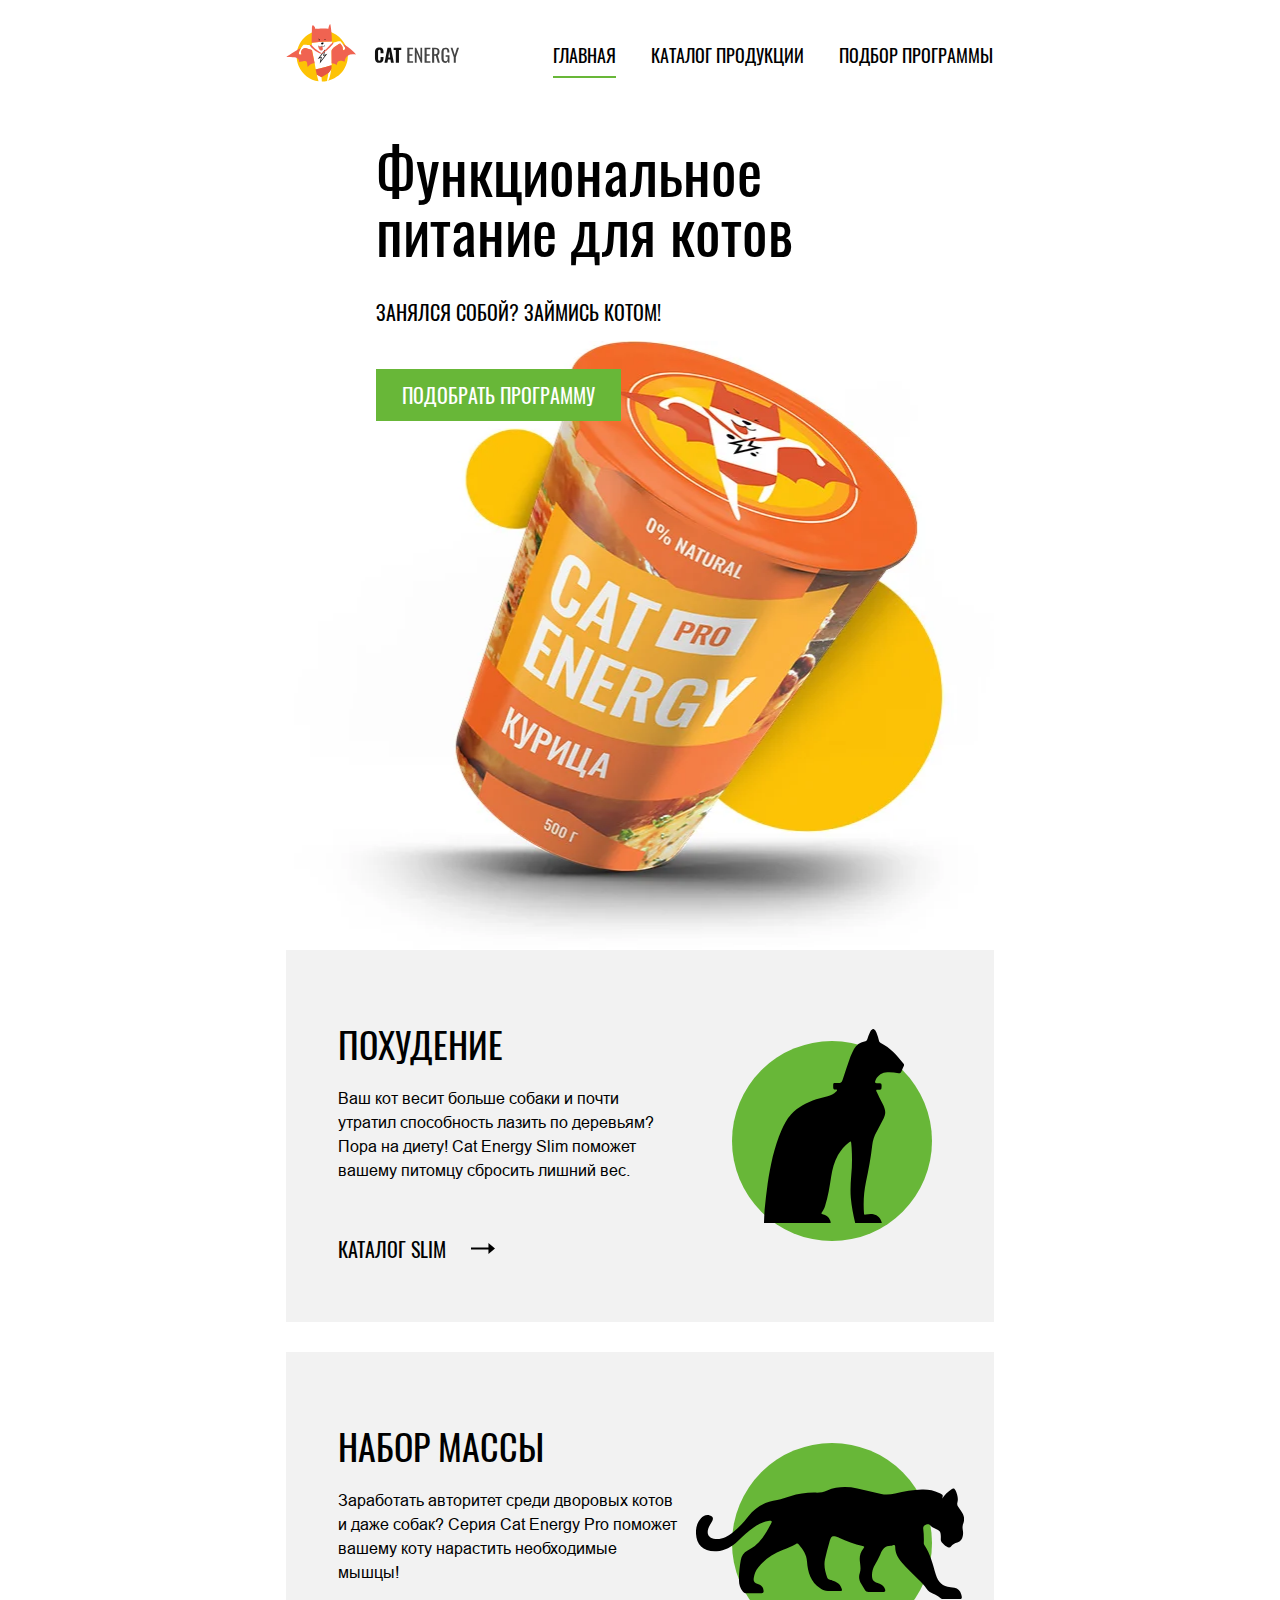
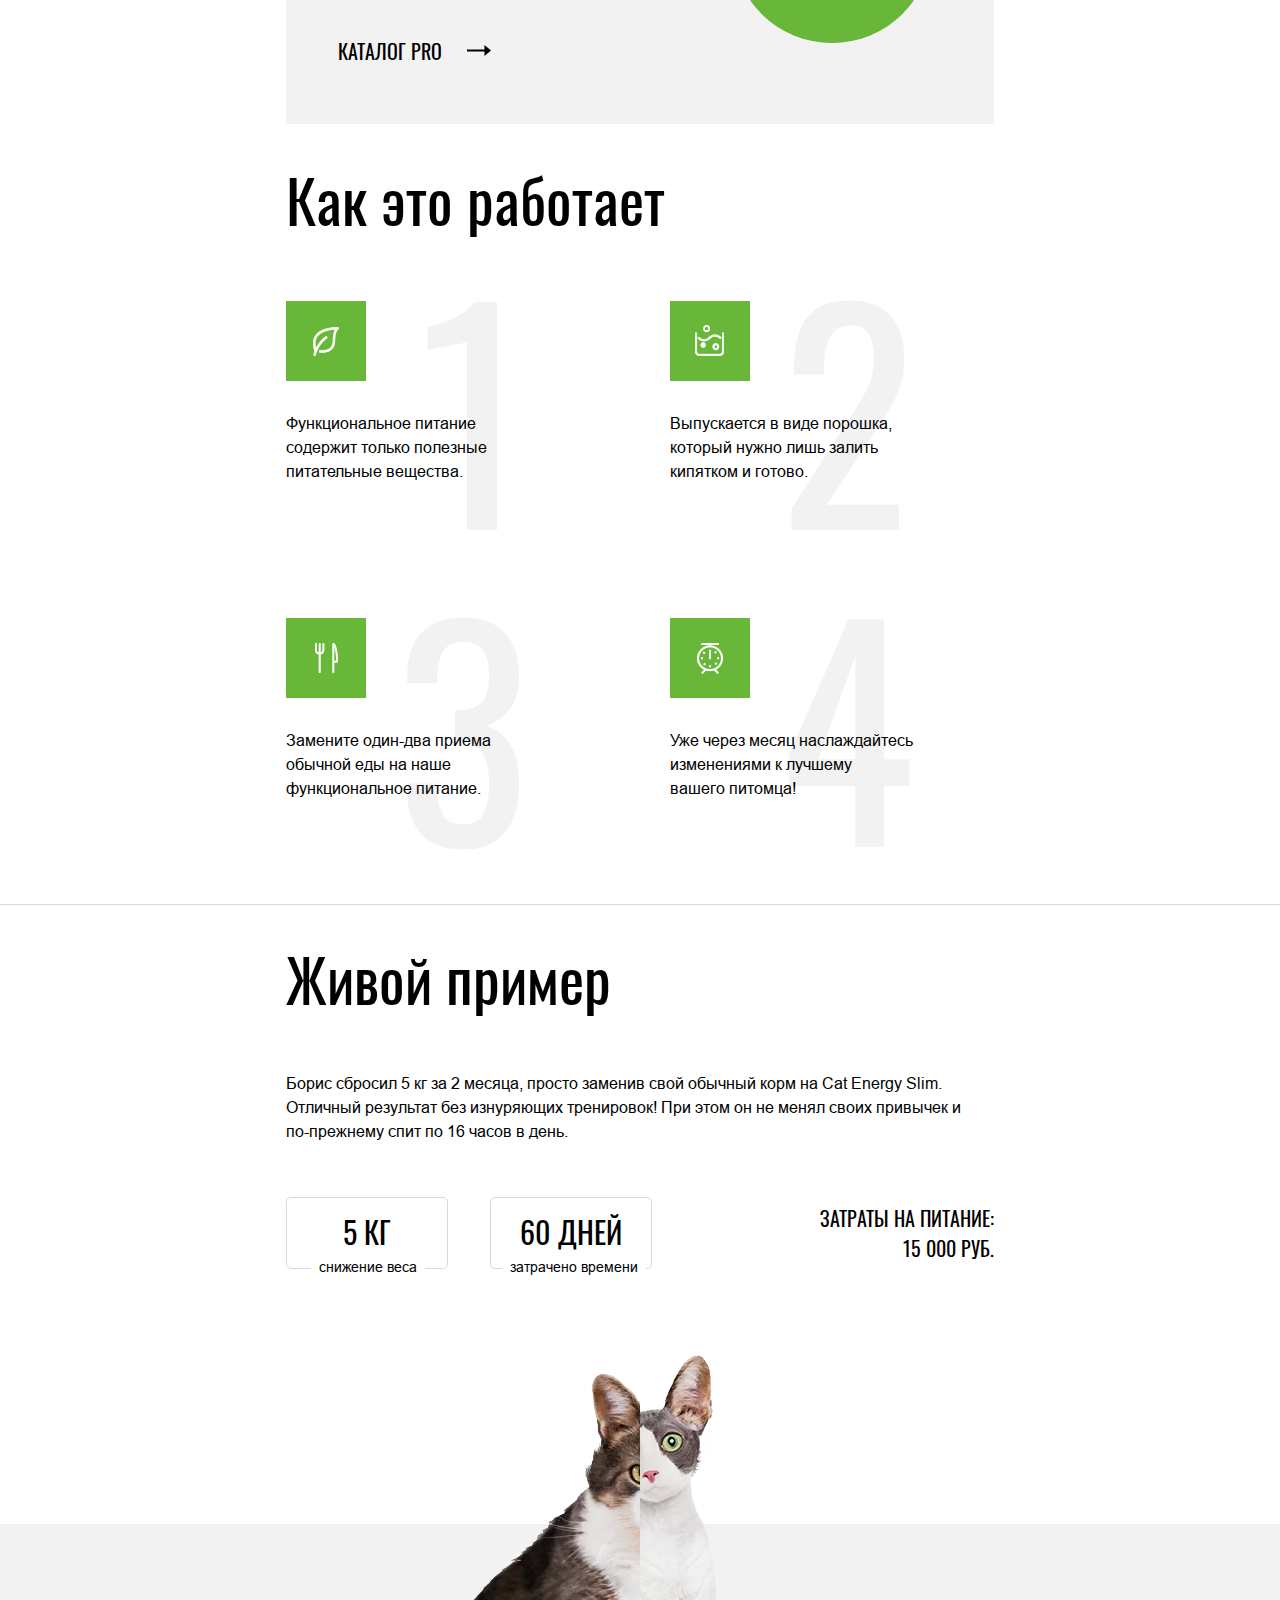
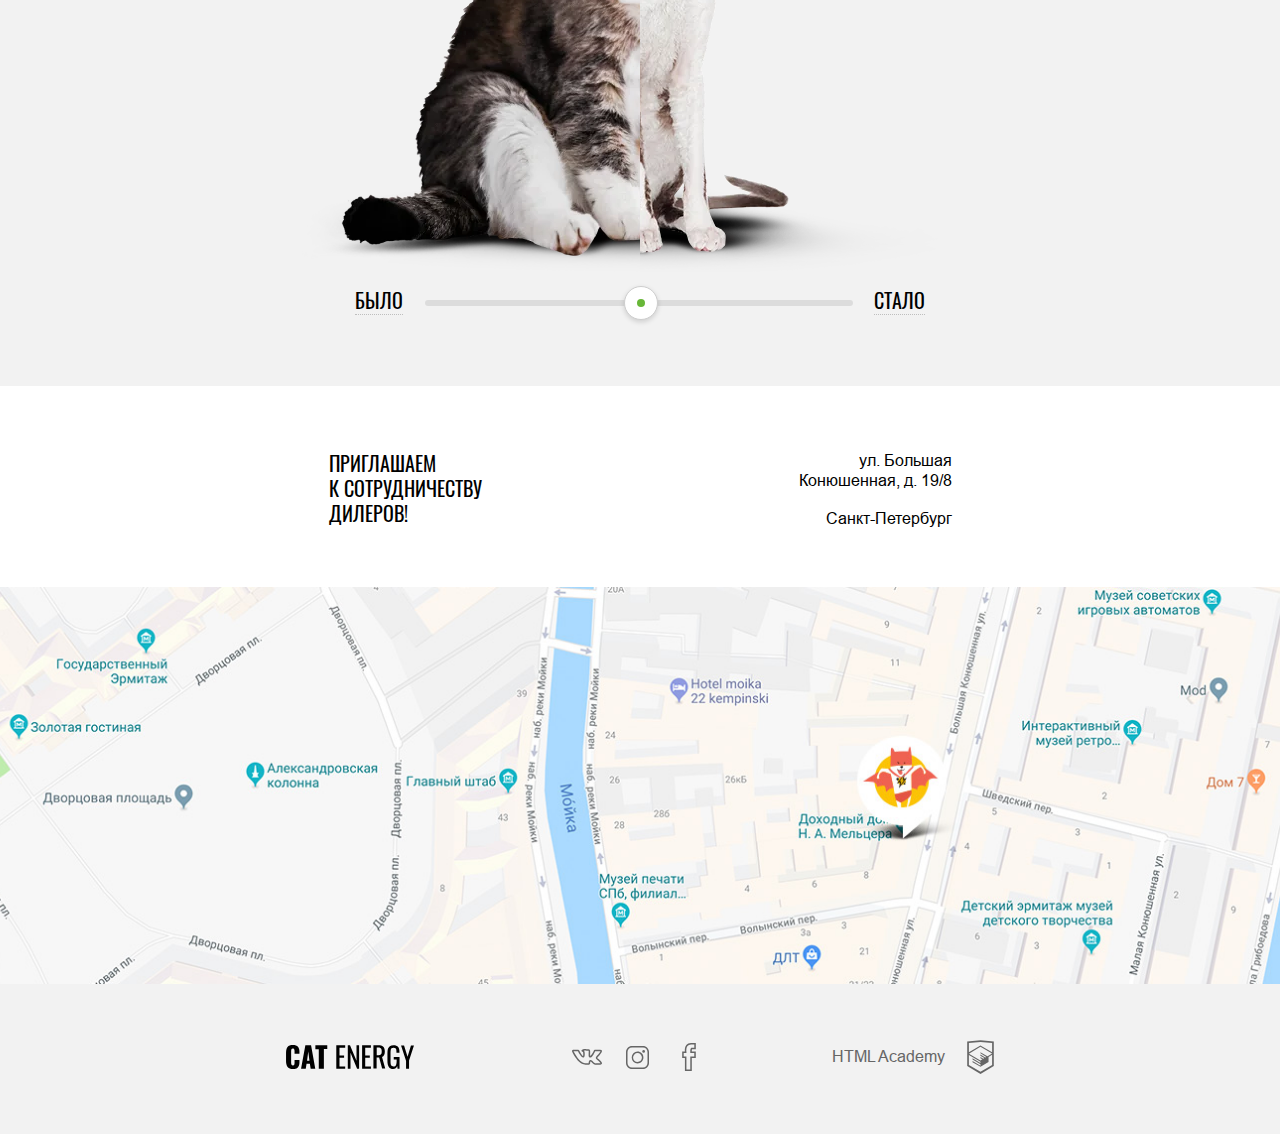
<file: index.html>
<!DOCTYPE html>
<html lang="ru">
  <head>
    <meta charset="utf-8">
    <meta name="viewport" content="width=device-width, initial-scale=1">

    <title>Cat Energy - Функциональное питание для котов и кошек</title>
    <link rel="preload" href="./fonts/oswaldmedium.woff2" as="font" crossorigin="anonymous">
    <link rel="preload" href="./fonts/oswaldregular.woff2" as="font" crossorigin="anonymous">
    <link href="css/style.min.css" rel="stylesheet">
    <script src="js/picturefill.min.js"></script>
    <script src="js/svgxuse.min.js"></script>
  </head>
  <body>
    <div style="display:none">
      <svg xmlns="http://www.w3.org/2000/svg" xmlns:xlink="http://www.w3.org/1999/xlink"><symbol viewbox="0 0 134 56" id="icon-cat-pro" xmlns="http://www.w3.org/2000/svg"><path d="M123.1 5.8c1.2-1.9 2.7-3.4 4.5-4.6 1-.7 1.6-.7 2.2.6.8 1.9 1.5 3.9.9 6-.2.8-.1 1.4.4 2.1.6.8 1.1 1.6 1.6 2.3 1.3 1.9 1.8 3.9.9 6.2-.4 1-.4 2-.2 3.1.2 1 .2 2 0 3-.3 1.6-1.1 2.7-2.7 3.2-1.3.3-2.4.9-3.2 2-.2.3-.5.5-.9.5-1.2.2-4.2-2.5-4.2-3.7v-.6c.1-3.6-.1-3.9-3.4-5.4-.7-.3-1.3-.6-1.8-1.2-.6-.8-1.4-.7-2.3-.4-.8.4-1.4.9-1.3 1.9.3 2.4.4 4.8.3 7.3 0 .3.1.6.2.8 3.1 4.5 4.3 9.8 5.8 14.9 1.2 3.9 3.4 6 7.4 6.3.6 0 1.3.2 1.9.3 1.8.3 2.9 1.5 3.4 3.2.7 2.1.3 2.6-1.8 2.6h-6.5c-.9 0-1.6-.2-2.3-.8-1-1-2.2-1.4-3.4-2-1.3-.6-2.6-1.3-3.4-2.6-1.1-1.7-2.6-3.1-4-4.5-2.8-2.9-5.8-5.7-8.4-8.7-1.9-2.2-3.2-4.6-3.2-7.6 0-.9-.2-1.3-1.2-.9-.3.2-.7.3-1 .3-2.8 0-4.2 1.7-5.2 4.2-.9 2.1-2.1 4.1-3.2 6.2-.5 1.1-1 2.6-1 4.2 0 2.4.6 3.2 2.8 4 1.4.5 2.7 1 3.4 2.4.8 1.6.6 2-1.1 2.1h-6.8c-.9 0-1.5-.3-1.9-1.1l-1.8-3c-1-1.7-1.4-3.4-.7-5.4.6-1.7.3-3.6.1-5.3-.4-2.6 0-4.9 1.7-7 .6-.7.6-1-.4-1.2-4.1-.8-8-2.3-11.8-4.1 0 0-.1 0-.1-.1-3.2-1.2-3.8-1-4.7 2.3-.8 2.8-1.6 5.6-2.2 8.5-.7 3.2.1 6.2 1.1 9.2.4 1.2 1.6 1.1 2.5 1.4 2 .6 3.7 1.4 4.5 3.5.7 1.6.6 1.8-1.1 1.8-1.7 0-3.4-.1-5.2 0-1.6.1-2.8-.5-4.2-1.4-4.8-3.2-6.2-8.1-6.6-13.4-.2-3.3-2-5.9-4.1-8.4-.4-.5-.8-.7-1.4-.3-2.1 1.3-4.5 2.1-6.7 3-4.8 1.8-9 4.6-12.2 8.8-1.2 1.5-1.9 3.2-2.2 5.1-.3 1.8.2 2.6 2 3.1 1.9.6 2.7 1.5 2.9 3.4.1.8-.2 1.2-1 1.2h-8.1c-.6 0-1-.4-1.3-.8-1.3-1.6-1.9-3.5-1.9-5.5-.1-3.5.3-6.9.9-10.3.4-2.1 1.4-3.8 3.4-4.8 5.9-2.8 9-8.1 11.8-13.6.6-1.1.1-1.3-.9-1.2-2.9.3-5.4 1.6-7.7 3.2-3 2.1-5.7 4.6-8.3 7.1-2.9 2.7-6.2 4.6-10.3 4.9C3.1 32.5-.3 28.4 0 21.8c.1-2.3.9-4.4 2.4-6.1 1.2-1.3 2.6-2 4.5-1.5 1.5.4 1.9 1.2 1.3 2.7-.3.6-.7 1.1-1 1.7-.4.6-.8 1.3-1 2-1.1 3 .4 5.1 3.5 5.4 3.3.3 6-1.1 8.5-3.1 3-2.4 5.7-5.2 8-8.3 3.7-4.8 8.5-7.3 14.4-8.1 2.3-.3 4.3-1.3 6.5-1.9 4.1-1.2 8.3-1.9 12.7-1.8 2 .1 3.9-.3 5.8-1.1 4.9-2 10-2 15.1-1 4 .8 8 1.8 11.9 2.8 2.2.5 4.7.3 7-.2 4.4-1 8.9-1.9 13.4-2 3-.1 5.9.4 8.6 1.7 2 .9 2 .9 1.5 2.8z"></path></symbol><symbol viewbox="0 0 70 97" id="icon-cat-slim" xmlns="http://www.w3.org/2000/svg"><path d="M54.8 0h-.4c-.7.4-1.1.9-1.4 1.6-.6 1.1-1 2.3-1.3 3.4-.2.8-.7 1.2-1.5 1.3-2.3.4-4 1.7-5.2 3.7-.7 1.3-1.3 2.6-1.8 3.9-1.4 3.7-2.5 7.5-3.8 11.2-.7 1.9-.8 1.9-2.7 1.9-2.3 0-2.1-.4-2.1 2.1 0 .8.2 1.2 1.1 1.2.3 0 .7-.1.8.2.1.3-.2.5-.4.7-1.2 1.3-2.7 2-4.3 2.4-1.9.5-3.8.9-5.7 1.5-4.7 1.6-9.1 3.8-12.6 7.6-2.1 2.3-3.5 5-4.7 7.8-3.8 8.7-5.6 17.8-7 27-.6 4.3-1.1 8.6-1.5 13C.2 92.7 0 94.8 0 97h33.3c.1-.5-.1-.9-.2-1.3-.7-1.8-2.1-2.7-3.8-3.1-.7-.2-.8-.4-.4-.9.7-.9 1.2-2 1.6-3.1 1.6-4.8 2.3-9.8 3.1-14.8.6-3.8 1.5-7.4 3.4-10.8 1.5-2.5 3.3-4.6 5.6-6.4.8-.6.9-.6 1 .4.1.7.1 1.4.2 2.2.3 4.7.3 9.5-.2 14.2-.3 3.7-.5 7.4-.2 11 .4 4.3 1.2 8.4 2.2 12.6h13.3c-.3-2.2-2.1-4-4.2-4.4-1.3-.2-2.5-.1-3.8.2-.6.1-.8 0-.9-.6-.4-5.3-.1-10.6 1-15.8 1.3-6 2.4-12.1 3.1-18.2.3-2.5 1-4.8 2.3-7 1.2-2.1 2.2-4.3 3.4-6.5.9-1.7 1.1-3.4.4-5.2-.3-.7-.5-1.4-.9-2.1-1-2-2-3.9-2.9-5.9-.5-1-.4-1.1.7-1.1 1.6 0 1.6 0 1.7-1.6v-.7c0-.7-.3-1.1-1-1h-1.5c-.7 0-.9-.3-.7-1 .6-2.3 2.8-4.1 5.1-4.4 2.2-.3 4.4 0 6.6.4.6.1 1 0 1.3-.6.4-1 .8-2 1.3-3 .2-.4.2-.8-.1-1.1-3.2-4.2-6.7-8-11.4-10.4-.5-.3-.8-.6-.9-1.1-.3-1.4-.7-2.8-1.3-4.2-.3-.7-.6-1.3-1.4-1.7z"></path></symbol><symbol viewbox="0 0 18 18" id="icon-close" xmlns="http://www.w3.org/2000/svg"><path d="M18 1.3L16.7 0 9 7.7 1.3 0 0 1.3 7.7 9 0 16.7 1.3 18 9 10.3l7.7 7.7 1.3-1.3L10.3 9z"></path></symbol><symbol viewbox="34.789 -4.709 13.518 27.75" id="icon-fb" xmlns="http://www.w3.org/2000/svg"><path d="M44.32 23.041h-6.816V10.137h-2.715V3.763h2.629c-.202-2.887.298-5 1.519-6.444 1.039-1.229 2.583-1.911 4.588-2.026l4.782-.001v6.15h-3.755c-.166.315-.251 1.093-.252 2.321h3.978v6.375H44.32v12.903zm-5.316-1.5h3.816V8.637h3.957V5.263h-3.953l-.016-.734c-.044-2.04.002-3.784 1.007-4.46l.19-.127h2.801v-3.15h-3.239c-1.557.091-2.711.581-3.485 1.496-1.041 1.231-1.41 3.298-1.099 6.144l.092.832h-2.786v3.375h2.715v12.902z"></path></symbol><symbol viewbox="0 0 10 19" id="icon-fb-mobile" xmlns="http://www.w3.org/2000/svg"><path d="M7.1 19H2v-8.8H0V5.8h1.9c-.1-2 .2-3.4 1.1-4.4C3.8.5 5 .1 6.5 0H10v4.2H7.2c-.1.2-.2.8-.2 1.6h3v4.4H7.1V19zm-4-1h2.8V9.1h2.9V6.8H5.9v-.5c0-1.4 0-2.6.7-3.1l.1-.1h2.1V1H6.5c-1.2.1-2 .4-2.6 1-.8.8-1 2.3-.8 4.2l.1.6H1.1v2.3h2V18z"></path></symbol><symbol viewbox="0 0 55.5 60" id="icon-gift" xmlns="http://www.w3.org/2000/svg"><path d="M52.3 12.2h-7c.5-.7.8-1.4 1.1-2.2.6-2 .4-4.1-.6-5.9-1-1.8-2.6-3.1-4.6-3.7-2-.6-4.1-.4-5.9.6-3.6 2-6.2 6.1-7.6 9-1.4-2.9-4-7.1-7.6-9-3.8-2-8.5-.6-10.5 3.1-1.4 2.7-1.2 5.8.5 8.1h-7c-1.7 0-3.1 1.4-3.1 3.1v9.4c0 1.7 1.4 3.1 3.1 3.1H4v26.1c0 3.3 2.7 6 6 6h35.5c3.3 0 6-2.7 6-6V27.8h.8c1.7 0 3.1-1.4 3.1-3.1v-9.4c.1-1.7-1.3-3.1-3.1-3.1zM36.5 3c1.3-.7 2.7-.8 4.1-.4 1.3.4 2.4 1.3 3.1 2.6.7 1.3.8 2.7.4 4.1-.4 1.2-1.1 2.2-2.2 2.9H29.4C30.5 9.6 33 5 36.5 3zM11.7 5.2C13.2 2.6 16.4 1.6 19 3c3.5 1.9 6 6.6 7.1 9.1H13.5c-2.3-1.4-3.1-4.5-1.8-6.9zm14.8 22.6v13.7H6.4V27.8h20.1zM6.4 53.9v-10h20.2v13.7H10c-2 0-3.6-1.7-3.6-3.7zm39.1 3.7H28.9V43.9h20.2v10c0 2-1.6 3.7-3.6 3.7zm3.6-16.1H28.9V27.8h20.2v13.7zm4-16.8c0 .4-.3.7-.7.7H3.2c-.4 0-.7-.3-.7-.7v-9.4c0-.4.3-.7.7-.7h49.2c.4 0 .7.3.7.7v9.4z"></path></symbol><symbol viewbox="10 5 40 50" id="icon-htmlacademy" xmlns="http://www.w3.org/2000/svg"><path d="M30.2 5H30L10.3 7.1v36.2L30 55l19.7-11.7V7.1L30.2 5zm17 36.8L30 52 12.8 41.8V27l17.1 10.2V39l-11.7-7v1.8L30 40.9v1.9l-11.8-7v1.8l11.8 7 11.9-7.1v-7.6l5.3-3.2v15.1zm-.1-17l-4.7 2.8-2.2 1.3-10.3-6.1v1.8l8.8 5.3h-.1l-.2.1-1.3.7-7.3-4.3v1.8l5.8 3.4-1.4.9-4.3-2.6v1.8l2.9 1.7-2.9 1.7-17-10.1 17-10.2 17.2 10zm.1-1.8L29.9 12.8 12.8 23V9.4L30 7.6l17.2 1.8V23z"></path></symbol><symbol viewbox="-3 -3 23 23" id="icon-insta" xmlns="http://www.w3.org/2000/svg"><path d="M14.002-1.501C16.482-1.501 18.5.519 18.5 3v11c0 2.481-2.018 4.5-4.498 4.5H3.01A4.504 4.504 0 0 1-1.488 14V3C-1.488.519.53-1.5 3.01-1.5h10.992m0-1.5H3.01C-.29-3-2.987-.301-2.987 3v11.001C-2.987 17.299-.29 20 3.01 20h10.995C17.301 20 20 17.299 20 13.999V3c0-3.301-2.699-6-5.998-6z"></path><path d="M8.506 4.078a4.434 4.434 0 0 1 4.429 4.428c0 2.44-1.989 4.43-4.429 4.43a4.434 4.434 0 0 1-4.428-4.43 4.431 4.431 0 0 1 4.428-4.428m0-1.5a5.929 5.929 0 0 0 0 11.855c3.274 0 5.926-2.653 5.926-5.927S11.78 2.578 8.506 2.578z"></path><circle cx="14.646" cy="2.379" r="1.341"></circle></symbol><symbol id="icon-insta-mobile" viewbox="0 0 16 16" xml:space="preserve" xmlns="http://www.w3.org/2000/svg"><style>.ist0{fill:#231f20}</style><path d="M11.8 1C13.6 1 15 2.4 15 4.2v7.7c0 1.7-1.4 3.1-3.1 3.1H4.2C2.4 15 1 13.6 1 11.8V4.2C1 2.4 2.4 1 4.2 1h7.6m0-1H4.2C1.9 0 0 1.9 0 4.2v7.7C0 14.1 1.9 16 4.2 16h7.7c2.3 0 4.2-1.9 4.2-4.2V4.2C16 1.9 14.1 0 11.8 0z" class="ist0"></path><path d="M8 4.9c1.7 0 3.1 1.4 3.1 3.1 0 1.7-1.4 3.1-3.1 3.1-1.7 0-3.1-1.4-3.1-3.1 0-1.7 1.4-3.1 3.1-3.1m0-1C5.7 3.9 3.9 5.7 3.9 8s1.8 4.1 4.1 4.1 4.1-1.8 4.1-4.1S10.3 3.9 8 3.9z" class="ist0"></path><circle cx="12.3" cy="3.7" r=".9" class="ist0"></circle></symbol><symbol viewbox="0 0 17 13" id="icon-mail" xmlns="http://www.w3.org/2000/svg"><path d="M15.6 11.6H1.4V5.8H0V13h17V5.8h-1.4v5.8zM0 0v2.3l8.5 7.1L17 2.3V0H0zm15.6 1.6L8.5 7.5 1.4 1.6v-.2h14.2v.2z"></path></symbol><symbol viewbox="0 0 24 18" id="icon-mobile-menu" xmlns="http://www.w3.org/2000/svg"><path d="M0 16h24v2H0zm0-8h24v2H0zm0-8h24v2H0z"></path></symbol><symbol viewbox="0 0 20 20" id="icon-phone" xmlns="http://www.w3.org/2000/svg"><path d="M17.9 9.4H9.4v1.2h8.5l-2.1 2.1.9.9 3.1-3.1c.2-.2.2-.6 0-.9l-3.1-3.1-.9.9 2.1 2zm-9.8 10v-6.2c0-.3-.3-.6-.6-.6H3.1c0 .7.6 1.2 1.2 1.2h2.5v5H3.1c-1 .1-1.8-.7-1.9-1.7v-14c0-1 .8-1.8 1.7-1.8h3.9v5H4.4c-.7 0-1.2.6-1.2 1.2h4.4c.3 0 .6-.3.6-.6V.6C8.1.3 7.8 0 7.5 0H3.1C1.5-.1.1 1.2 0 2.9v13.9c-.1 1.7 1.2 3.1 2.9 3.1h4.6c.3.1.6-.2.6-.5z"></path></symbol><symbol viewbox="0 0 60 60" id="icon-plus" xmlns="http://www.w3.org/2000/svg"><path d="M60 29.5H30.5V0h-1v29.5H0v1h29.5V60h1V30.5H60z"></path></symbol><symbol viewbox="0 0 30 30" id="icon-plus-mobile" xmlns="http://www.w3.org/2000/svg"><path d="M30 14H16V0h-2v14H0v2h14v14h2V16h14z"></path></symbol><symbol viewbox="0 0 24.2 11" id="icon-right-arrow-long" xmlns="http://www.w3.org/2000/svg"><path d="M17.6 0l6.6 5.5-6.6 5.5V6.6H0V4.4h17.6z"></path></symbol><symbol viewbox="0 0 32 11" id="icon-right-arrow-verylong" xmlns="http://www.w3.org/2000/svg"><path d="M25.4 0L32 5.5 25.4 11V6.6H0V4.4h25.4z"></path></symbol><symbol viewbox="0 0 21.1 15.5" fill="#68b738" id="icon-tick" xmlns="http://www.w3.org/2000/svg"><path d="M20.1 0L7.7 13.3 1 6.1 0 7.2l7.6 8.2.1.1L21 1.2l.1-.1z"></path></symbol><symbol viewbox="3.007 11.628 30.004 15.761" id="icon-vk" xmlns="http://www.w3.org/2000/svg"><path d="M26.945 27.388c-.386 0-1.17-.082-2.075-.632-.642-.385-1.223-.968-1.784-1.532-.438-.44-1.171-1.177-1.447-1.177-.268.075-.481.921-.476 1.569.004.113-.001.774-.468 1.213-.425.4-1.088.485-1.216.498l-1.926.007c-.967 0-4.358-.218-7.429-3.021-3.674-3.358-6.835-9.798-6.968-10.07-.197-.462-.248-1.066.152-1.482.392-.413 1.081-.472 1.359-.479l4.083-.024.115.008c.091.014.567.095.957.349.388.247.59.651.626.73.01.021.649 1.432 1.475 2.684 1.312 1.99 1.896 2.455 2.103 2.562.188-.417.277-1.7.187-2.871.001-.493-.101-1.098-.252-1.278-.112-.134-.426-.253-.778-.294l-.722-.691c-.096-.658.635-1.226 1.149-1.446.737-.316 1.792-.382 3.147-.382l.71.005c1.235.012 1.622.081 2.149.191 1.702.361 1.64 1.729 1.567 3.312-.021.464-.046 1.001-.046 1.621 0 .151-.005.312-.011.479-.012.38-.032 1.038.093 1.304.219-.145.852-.665 2.072-2.483.783-1.165 1.4-2.539 1.517-2.803l.001-.001c.182-.43.608-.941 1.613-.946l4.274-.024c.012-.003.172-.016.377-.016.98 0 1.597.287 1.832.854.269.65.169 1.657-2.354 4.605-.37.432-.697.804-.982 1.127-.598.678-1.216 1.379-1.237 1.595.053.169.662.665 1.252 1.145 1.53 1.247 2.528 2.264 3.033 3.073.522.759.429 1.33.258 1.677-.424.864-1.638.973-1.877.985l-3.79.047a2.525 2.525 0 0 1-.263.012zm-5.307-4.84c.899 0 1.682.786 2.511 1.618.497.5 1.011 1.016 1.496 1.307.727.44 1.316.421 1.398.412l.103-.009 3.805-.047c.171-.012.411-.073.536-.136a1.167 1.167 0 0 0-.098-.167c-.449-.718-1.388-1.659-2.686-2.718-1.184-.963-1.801-1.465-1.865-2.244-.066-.805.493-1.439 1.607-2.703.28-.318.604-.685.967-1.109 1.559-1.821 1.957-2.64 2.058-2.956-.17-.029-.648-.021-.678-.018l-4.361.028c-.191.001-.249.035-.249.036-.176.414-.812 1.812-1.644 3.05-1.895 2.82-2.785 3.2-3.407 3.201-.204 0-.396-.05-.569-.148-1.003-.569-.963-1.834-.934-2.757.005-.149.01-.295.01-.431 0-.646.025-1.207.048-1.689.076-1.68.016-1.692-.379-1.776-.409-.086-.705-.147-1.856-.159l-.693-.005c-.624 0-1.343.014-1.906.098.092.074.18.157.259.251.588.704.604 1.951.601 2.194.13 1.646.061 3.796-1.018 4.313a1.365 1.365 0 0 1-.597.137c-.926 0-1.854-.885-3.425-3.267a22.863 22.863 0 0 1-1.587-2.887.47.47 0 0 0-.075-.094 1.133 1.133 0 0 0-.32-.116l-4.001.024c-.021.001-.045.002-.07.005.591 1.189 3.426 6.592 6.519 9.419 2.74 2.502 5.826 2.629 6.417 2.629l1.851-.003c.046-.01.218-.062.269-.1-.019.018-.01-.053-.01-.097-.003-.265.012-2.595 1.578-3.034.126-.034.259-.052.395-.052z"></path></symbol><symbol viewbox="0 0 22 12" id="icon-vk-mobile" xmlns="http://www.w3.org/2000/svg"><path d="M17.6 12c-.3 0-.9-.1-1.5-.5-.5-.3-.9-.7-1.3-1.2-.3-.3-.9-.9-1.1-.9-.2.1-.4.7-.3 1.2 0 .1 0 .6-.3.9-.3.3-.8.4-.9.4h-1.4c-.7 0-3.2-.2-5.4-2.3C2.5 7.1.2 2.2.1 2 0 1.6-.1 1.2.2.9c.3-.3.8-.4 1-.4h3.1c.1 0 .4.1.7.3.3.2.4.5.5.6 0 0 .5 1.1 1.1 2 1 1.5 1.4 1.9 1.5 2 .1-.4.2-1.4.1-2.3 0-.4-.1-.8-.2-1-.1-.1-.3-.2-.5-.2l-.6-.5c0-.5.5-.9.9-1.1.5-.2 1.3-.3 2.3-.3h.5c.9 0 1.2.1 1.6.1 1.2.3 1.2 1.3 1.1 2.5v1.6c0 .3 0 .8.1 1 .2-.1.6-.5 1.5-1.9.6-.9 1-1.9 1.1-2.1.1-.3.4-.7 1.2-.7h3.4c.7 0 1.2.2 1.3.7.2.5.1 1.3-1.7 3.5-.3.3-.5.6-.7.9-.5.4-.9 1-.9 1.1 0 .1.5.5.9.9 1.1.9 1.9 1.7 2.2 2.3.4.6.3 1 .2 1.3-.3.7-1.2.7-1.4.8h-2.9zm-3.9-3.7c.7 0 1.2.6 1.8 1.2.4.4.7.8 1.1 1 .5.3 1 .3 1 .3h2.9c.1 0 .3-.1.4-.1 0 0 0-.1-.1-.1-.3-.5-1-1.3-2-2.1-.9-.7-1.3-1.1-1.4-1.7 0-.6.4-1.1 1.2-2.1.2-.2.4-.5.7-.8 1.1-1.4 1.4-2 1.5-2.3h-3.9c0 .4-.5 1.5-1.1 2.4-1.4 2.1-2 2.4-2.5 2.4-.1 0-.3 0-.4-.1-.7-.4-.7-1.4-.7-2.1V2.6c.1-1.3 0-1.3-.3-1.4-.3-.1-.5-.1-1.4-.1H10c-.5 0-1 0-1.4.1l.2.2c.4.5.4 1.5.4 1.7.1 1.3 0 2.9-.7 3.3-.1 0-.2.1-.4.1-.6 0-1.3-.7-2.5-2.5C5 2.9 4.5 1.8 4.5 1.8s0-.1-.1-.1-.2-.1-.2-.1h-3c.4.9 2.5 5 4.8 7.2 2 1.9 4.3 2 4.7 2h1.4s.2 0 .2-.1v-.1c0-.2 0-2 1.2-2.3h.2z"></path></symbol></svg>
    </div>
    <header class="page-header page-header--index">
      <div class="container page-header__container">
        <a class="page-header__logo-link">
          <picture>
            <source srcset="img/logo-desktop.svg" media="(min-width:1300px)">
            <source srcset="img/logo-tablet.svg" media="(min-width:768px)">
            <img class="page-header__logo-img " src="img/logo-mobile.svg" alt="Cat Energy">
          </picture>
        </a>
        <nav class="page-header__nav page-header__nav--closed page-header__nav--nojs">
          <button class="page-header__nav-toggle"><span class="page-header__nav-toggle-bar"></span>Открыть меню</button>
          <ul class="page-header__nav-list">
            <li class="page-header__nav-item">
              <a class="page-header__nav-link page-header__nav-link--active page-header__nav-link--index">
                Главная</a>
            </li>
            <li class="page-header__nav-item">
              <a class="page-header__nav-link page-header__nav-link--index" href="catalog.html">Каталог продукции</a>
            </li>
            <li class="page-header__nav-item">
              <a class="page-header__nav-link page-header__nav-link--index" href="form.html">Подбор программы</a>
            </li>
          </ul>
        </nav>
      </div>
    </header>
    <main class="page-main">
      <div class="container">
        <h1 class="visually-hidden">Cat Energy - сервис подбора рациона для котов</h1>
        <section class="page-main__promo promo">
          <div class="promo__wrap">
            <h2 class="promo__title">Функциональное питание для котов</h2>
            <p class="promo__slogan">Занялся собой? Займись котом!</p>
          </div>
          <div class="promo__img-wrap">
            <picture>
              <source type="image/webp" srcset="img/index-can-desktop@1x.webp 1x, img/index-can-desktop@2x.webp 2x" media="(min-width:1300px)">
              <source type="image/webp" srcset="img/index-can-tablet@1x.webp 1x, img/index-can-tablet@2x.webp 2x" media="(min-width:768px)">
              <source type="image/webp" srcset="img/index-can-mobile@1x.webp 1x, img/index-can-mobile@2x.webp 2x">

              <source srcset="img/index-can-desktop@1x.png 1x, img/index-can-desktop@2x.png 2x" media="(min-width:1300px)">
              <source srcset="img/index-can-tablet@1x.jpg 1x, img/index-can-tablet@2x.jpg 2x" media="(min-width:768px)">
              <img class="promo__img" src="img/index-can-mobile@1x.png" srcset="img/index-can-mobile@2x.png 2x" alt="CatEnergy Pro Курица">
            </picture>
          </div>
          <a class="promo__btn btn" href="form.html">подобрать программу</a>
        </section>
        <section class="diets">
          <h2 class="visually-hidden">Программы питания Cat Energy</h2>
          <article class="diets__diet diet">
            <div class="diet__icon diet__icon--slim">
              <svg width="35" height="49"><use xlink:href="img/sprite.svg#icon-cat-slim"></use></svg>
            </div>
            <h3 class="diet__title">Похудение</h3>
            <p class="diet__text">
              Ваш кот весит больше собаки и почти утратил способность лазить по деревьям? Пора на диету! Cat Energy
              Slim поможет вашему питомцу сбросить лишний вес.
            </p>
            <a class="diet__link" href="catalog-slim.html">Каталог Slim</a>
          </article>
          <article class="diets__diet diet ">
            <div class="diet__icon diet__icon--pro">
              <svg width="67" height="28"><use xlink:href="img/sprite.svg#icon-cat-pro"></use></svg>
            </div>
            <h3 class="diet__title">Набор массы</h3>
            <p class="diet__text">
              Заработать авторитет среди дворовых котов и даже собак?
              Серия Cat Energy Pro поможет вашему коту нарастить необходимые мышцы!
            </p>
            <a class="diet__link" href="catalog-pro.html">Каталог pro</a>
          </article>
        </section>
        <section class="advantages">
          <h2 class="advantages__title">Как это работает</h2>
          <ul class="advantages__list">
            <li class="advantages__item  advantage advantage--leaf">Функциональное питание содержит только полезные питательные вещества.</li>
            <li class="advantages__item advantage advantage--water">Выпускается в виде порошка, который нужно лишь залить кипятком и готово.</li>
            <li class="advantages__item advantage advantage--cutlery">Замените один-два приема обычной еды на наше функциональное питание.</li>
            <li class="advantages__item advantage advantage--scales">Уже через месяц наслаждайтесь изменениями к
              лучшему<br> вашего питомца!</li>
          </ul>
        </section>
      </div>
      <section class="example">
        <div class="example__title-wrap">
          <div class="container">
            <h2 class="example__title">Живой пример</h2>
          </div>
        </div>


        <div class="container example__content-wrap">
          <div class="example__descr-wrap">

            <p class="example__descr">
              Борис сбросил 5 кг за 2 месяца, просто заменив свой обычный корм на Cat Energy Slim.
              Отличный результат без изнуряющих тренировок! При этом он не менял своих привычек
              и по-прежнему спит по 16 часов в день.
            </p>
            <p class="example__stats">
              <span class="example__stats-value">5 кг</span>
              <span class="example__stats-title example__stats-title--slim">снижение веса</span>
            </p>
            <p class="example__stats">
              <span class="example__stats-value">60 дней</span>
              <span class="example__stats-title example__stats-title--time">затрачено времени</span>
            </p>
            <p class="example__total">Затраты на питание:              15 000 руб.</p>
          </div>

          <section class="example__slider">
            <input class="visually-hidden example__slider-input--before" id="before" type="radio" name="slider" value="before">
            <input class="visually-hidden example__slider-input--after" id="after" type="radio" name="slider" value="after">
            <input class="visually-hidden example__slider-input--default" type="radio" name="slider" value="default" checked="">
            <div class="example__slider-control">
              <label class="example__slider-label--before" for="before">было</label>
              <div class="example__slider-bar"><span class="example__slider-thumb"></span></div>
              <label class="example__slider-label--after" for="after">стало</label>
            </div>
            <div class="example__slider-images">
              <picture>
                <source type="image/webp" srcset="img/before-desktop@1x.webp 1x, img/before-desktop@2x.webp 2x" media="(min-width:1300px)">
                <source type="image/webp" srcset="img/before-tablet@1x.webp 1x, img/before-tablet@2x.webp 2x" media="(min-width:768px)">
                <source type="image/webp" srcset="img/before-mobile@1x.webp 1x, img/before-mobile@2x.webp 2x">

                <source srcset="img/before-desktop@1x.png 1x, img/before-desktop@2x.png 2x" media="(min-width:1300px)">
                <source srcset="img/before-tablet@1x.png 1x, img/before-tablet@2x.png 2x" media="(min-width:768px)">
                <img class="example__cat example__cat--before" src="img/before-mobile@1x.png" srcset="img/before-mobile@2x.png 2x" alt="Пример Кота До">
              </picture>

              <picture>
                <source type="image/webp" srcset="img/after-desktop@1x.webp 1x, img/after-desktop@2x.webp 2x" media="(min-width:1300px)">
                <source type="image/webp" srcset="img/after-tablet@1x.webp 1x, img/after-tablet@2x.webp 2x" media="(min-width:768px)">
                <source type="image/webp" srcset="img/after-mobile@1x.webp 1x, img/after-mobile@2x.webp 2x">

                <source srcset="img/after-desktop@1x.png 1x, img/after-desktop@2x.png 2x" media="(min-width:1300px)">
                <source srcset="img/after-tablet@1x.png 1x, img/after-tablet@2x.png 2x" media="(min-width:768px)">
                <img class="example__cat example__cat--after" src="img/after-mobile@1x.png" srcset="img/before-mobile@2x.png 2x" alt="Пример Кота После">
              </picture>
            </div>
          </section>
        </div>
      </section>
    </main>
    <footer class="page-footer">
      <section class="contacts contacts--bg-white">
        <div class="contacts__info">
          <h2 class="visually-hidden">Наш адрес</h2>
          <h3 class="contacts__offering">приглашаем
            к сотрудничеству дилеров!</h3>
          <p class="contacts__address">ул. Большая Конюшенная, д. 19/8
            <span>Санкт-Петербург</span></p>
        </div>
      </section>
      <section class="map" id="map-canvas">

      </section>
      <div class="container page-footer__container">
        <a class="page-footer__logo" href=""><img src="img/logo-footer.svg" alt="CatEnergy логотип" width="128" height="24"></a>
        <ul class="socials page-footer__socials">
          <li class="socials__item">
            <a class="socials__link socials__link--vk" href=""><svg width="22" height="12"><use xlink:href="img/sprite.svg#icon-vk"></use></svg>VK</a>
          </li>
          <li class="socials__item">
            <a class="socials__link socials__link--ig" href="">
              <svg width="16" height="16"><use xlink:href="img/sprite.svg#icon-insta"></use></svg>
              Instagram
            </a>
          </li>
          <li class="socials__item">
            <a class="socials__link socials__link--fb" href="">
              <svg width="10" height="19"><use xlink:href="img/sprite.svg#icon-fb"></use></svg>
              FaceBook
            </a>
          </li>
        </ul>
        <section class="page-footer__devs">
          <a class="page-footer__devs-link" href="https://htmlacademy.ru/intensive/adaptive">HTML Academy
            <svg width="27" height="34">
              <use xlink:href="img/sprite.svg#icon-htmlacademy"></use>
            </svg>
          </a>
        </section>
      </div>
    </footer>
    <script src="js/script.min.js" type="text/javascript"></script>
    <script src="https://api-maps.yandex.ru/2.1/?lang=ru_RU&amp;apikey=2cc36e38-470d-4e82-b63d-637d0c2cab16" type="text/javascript"></script>
    <script src="js/ymaps.min.js" type="text/javascript"></script>
  </body>
</html>
</file>
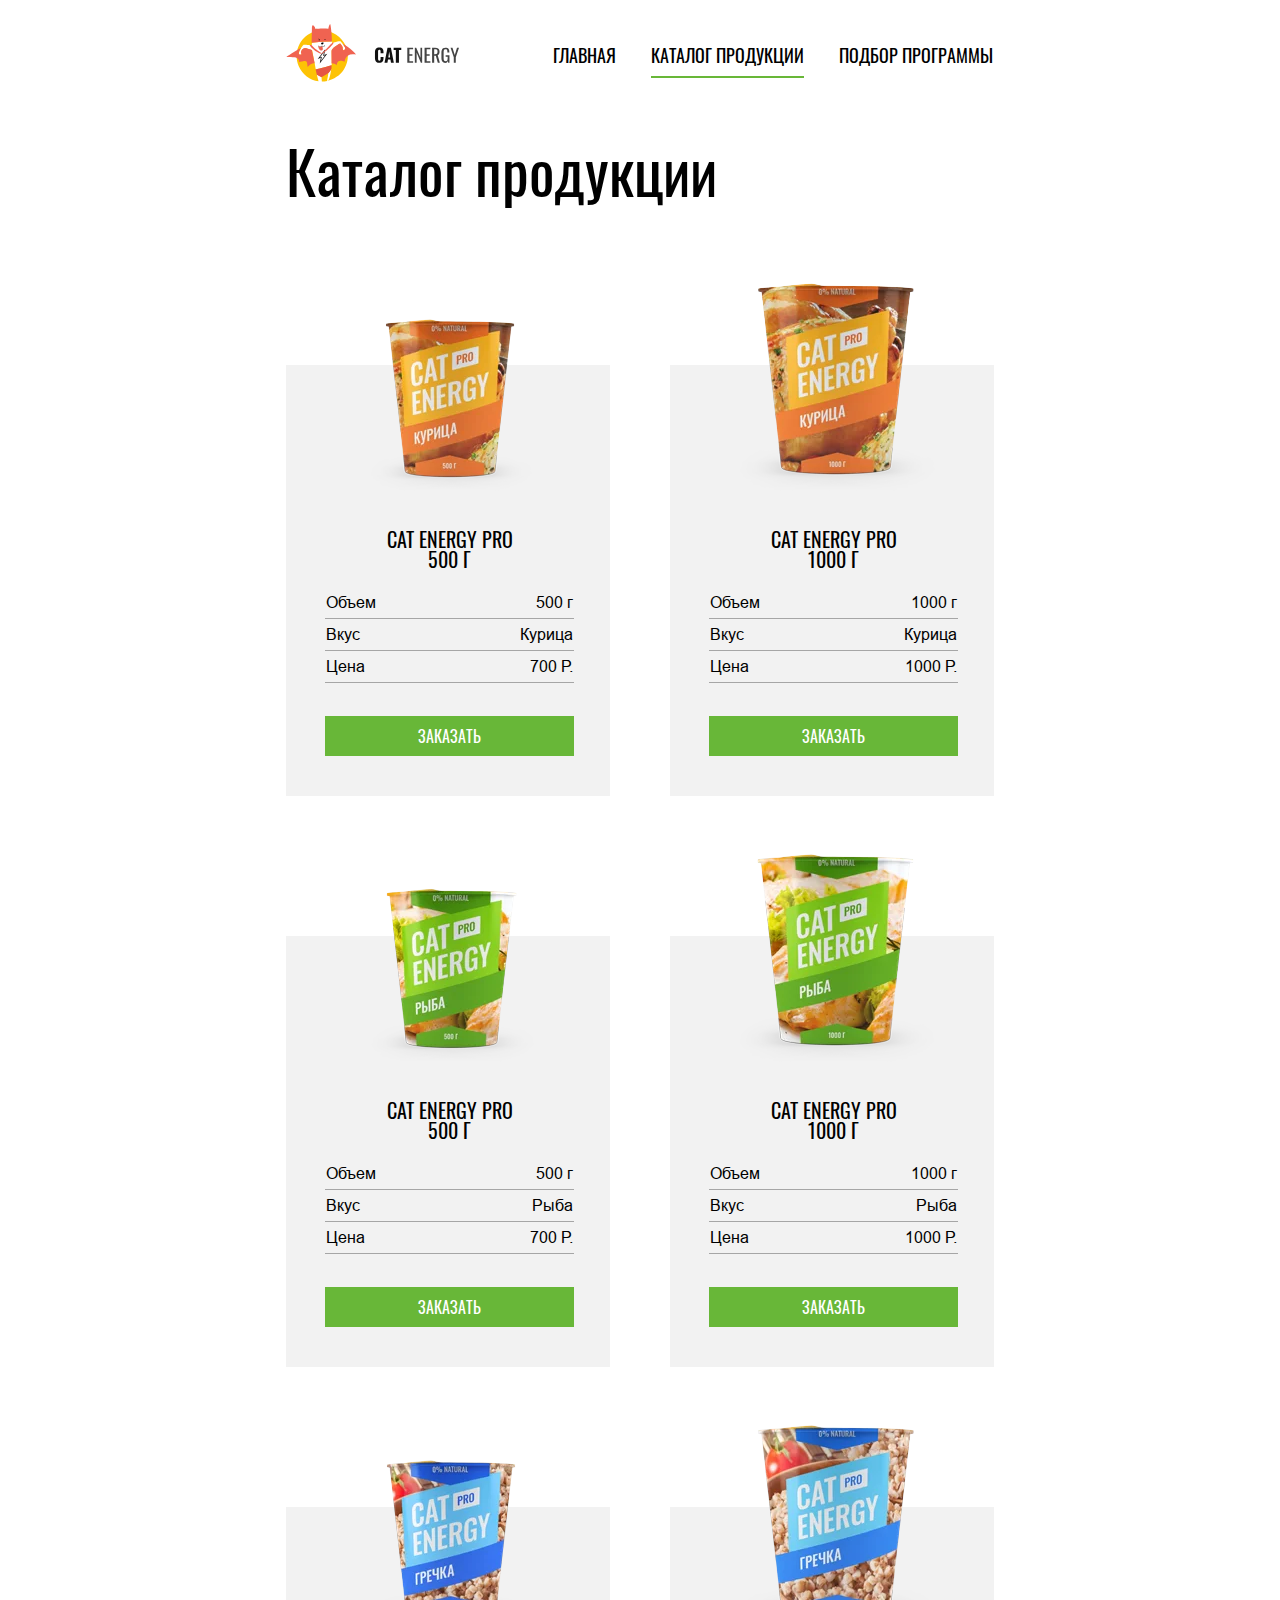
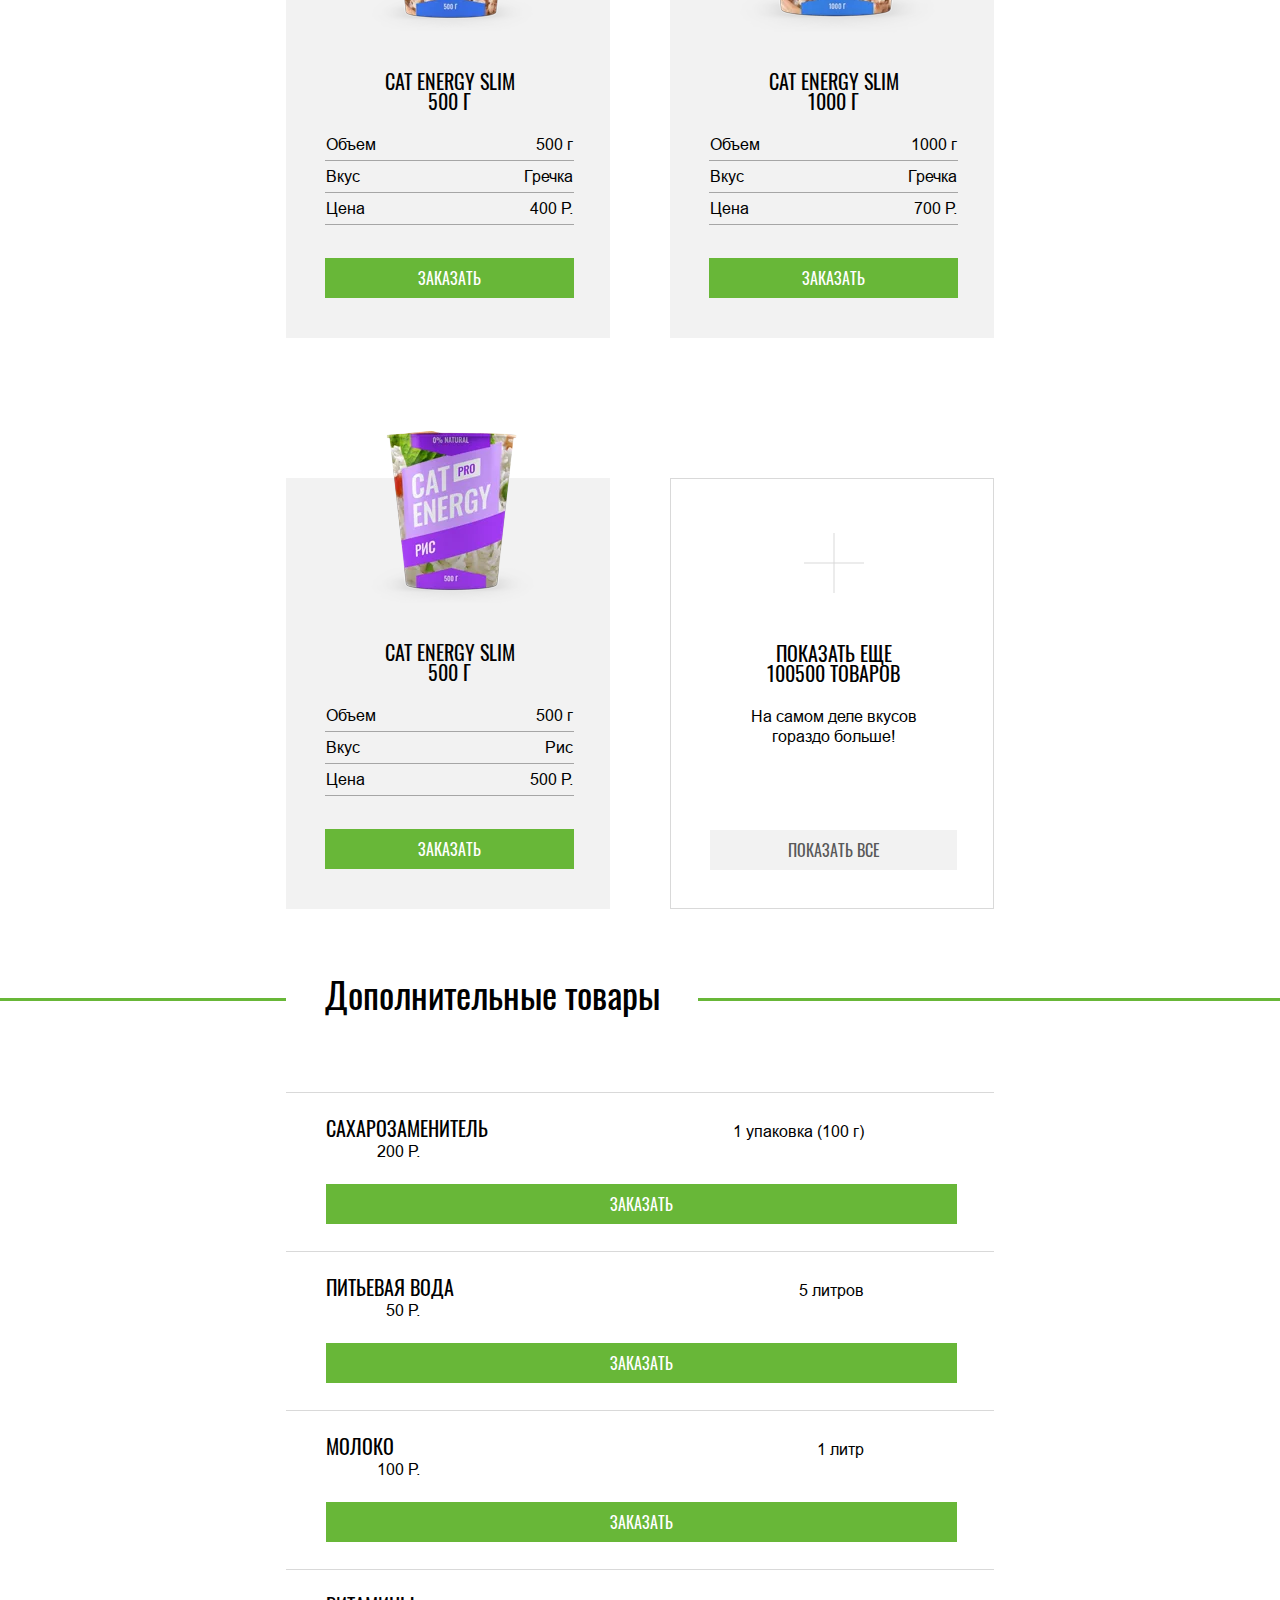
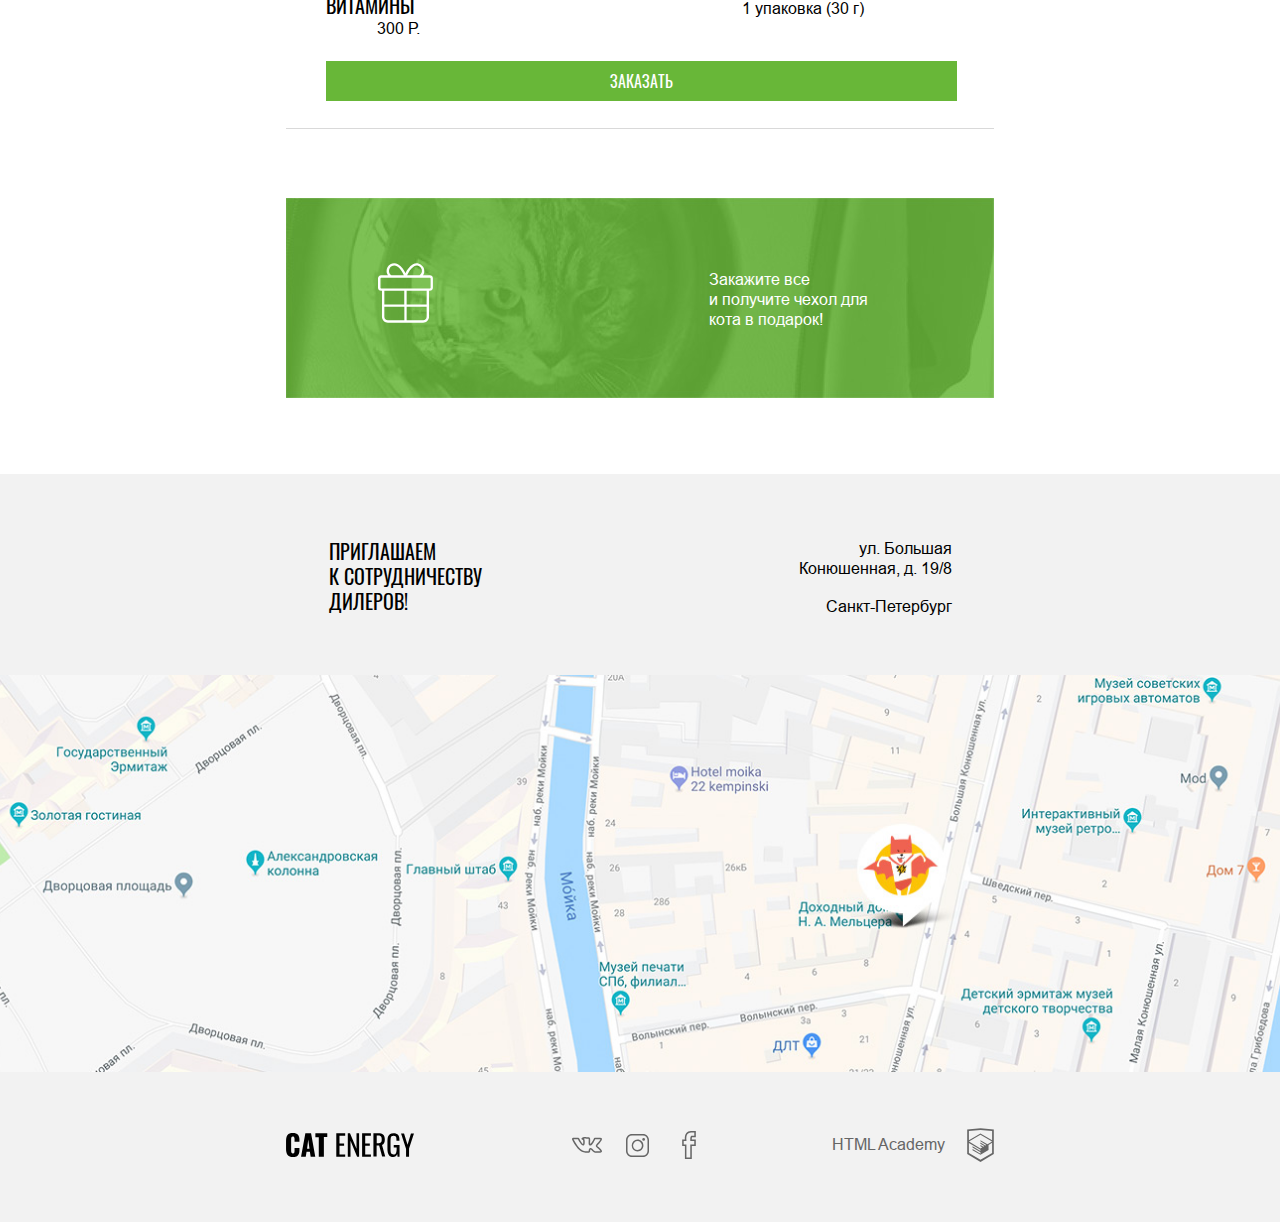
<file: catalog.html>
<!DOCTYPE html>
<html lang="ru">
  <head>
    <meta charset="UTF-8">
    <meta name="viewport" content="width=device-width, initial-scale=1">
    <title>CatEnergy - Каталог Продукции</title>
    <link rel="preload" href="./fonts/oswaldmedium.woff2" as="font" crossorigin="anonymous">
    <link rel="preload" href="./fonts/oswaldregular.woff2" as="font" crossorigin="anonymous">
    <link href="css/style.min.css" rel="stylesheet">
    <script src="js/picturefill.min.js"></script>
    <script src="js/svgxuse.min.js"></script>
  </head>
  <body>
    <div style="display:none">
      <svg xmlns="http://www.w3.org/2000/svg" xmlns:xlink="http://www.w3.org/1999/xlink"><symbol viewbox="0 0 134 56" id="icon-cat-pro" xmlns="http://www.w3.org/2000/svg"><path d="M123.1 5.8c1.2-1.9 2.7-3.4 4.5-4.6 1-.7 1.6-.7 2.2.6.8 1.9 1.5 3.9.9 6-.2.8-.1 1.4.4 2.1.6.8 1.1 1.6 1.6 2.3 1.3 1.9 1.8 3.9.9 6.2-.4 1-.4 2-.2 3.1.2 1 .2 2 0 3-.3 1.6-1.1 2.7-2.7 3.2-1.3.3-2.4.9-3.2 2-.2.3-.5.5-.9.5-1.2.2-4.2-2.5-4.2-3.7v-.6c.1-3.6-.1-3.9-3.4-5.4-.7-.3-1.3-.6-1.8-1.2-.6-.8-1.4-.7-2.3-.4-.8.4-1.4.9-1.3 1.9.3 2.4.4 4.8.3 7.3 0 .3.1.6.2.8 3.1 4.5 4.3 9.8 5.8 14.9 1.2 3.9 3.4 6 7.4 6.3.6 0 1.3.2 1.9.3 1.8.3 2.9 1.5 3.4 3.2.7 2.1.3 2.6-1.8 2.6h-6.5c-.9 0-1.6-.2-2.3-.8-1-1-2.2-1.4-3.4-2-1.3-.6-2.6-1.3-3.4-2.6-1.1-1.7-2.6-3.1-4-4.5-2.8-2.9-5.8-5.7-8.4-8.7-1.9-2.2-3.2-4.6-3.2-7.6 0-.9-.2-1.3-1.2-.9-.3.2-.7.3-1 .3-2.8 0-4.2 1.7-5.2 4.2-.9 2.1-2.1 4.1-3.2 6.2-.5 1.1-1 2.6-1 4.2 0 2.4.6 3.2 2.8 4 1.4.5 2.7 1 3.4 2.4.8 1.6.6 2-1.1 2.1h-6.8c-.9 0-1.5-.3-1.9-1.1l-1.8-3c-1-1.7-1.4-3.4-.7-5.4.6-1.7.3-3.6.1-5.3-.4-2.6 0-4.9 1.7-7 .6-.7.6-1-.4-1.2-4.1-.8-8-2.3-11.8-4.1 0 0-.1 0-.1-.1-3.2-1.2-3.8-1-4.7 2.3-.8 2.8-1.6 5.6-2.2 8.5-.7 3.2.1 6.2 1.1 9.2.4 1.2 1.6 1.1 2.5 1.4 2 .6 3.7 1.4 4.5 3.5.7 1.6.6 1.8-1.1 1.8-1.7 0-3.4-.1-5.2 0-1.6.1-2.8-.5-4.2-1.4-4.8-3.2-6.2-8.1-6.6-13.4-.2-3.3-2-5.9-4.1-8.4-.4-.5-.8-.7-1.4-.3-2.1 1.3-4.5 2.1-6.7 3-4.8 1.8-9 4.6-12.2 8.8-1.2 1.5-1.9 3.2-2.2 5.1-.3 1.8.2 2.6 2 3.1 1.9.6 2.7 1.5 2.9 3.4.1.8-.2 1.2-1 1.2h-8.1c-.6 0-1-.4-1.3-.8-1.3-1.6-1.9-3.5-1.9-5.5-.1-3.5.3-6.9.9-10.3.4-2.1 1.4-3.8 3.4-4.8 5.9-2.8 9-8.1 11.8-13.6.6-1.1.1-1.3-.9-1.2-2.9.3-5.4 1.6-7.7 3.2-3 2.1-5.7 4.6-8.3 7.1-2.9 2.7-6.2 4.6-10.3 4.9C3.1 32.5-.3 28.4 0 21.8c.1-2.3.9-4.4 2.4-6.1 1.2-1.3 2.6-2 4.5-1.5 1.5.4 1.9 1.2 1.3 2.7-.3.6-.7 1.1-1 1.7-.4.6-.8 1.3-1 2-1.1 3 .4 5.1 3.5 5.4 3.3.3 6-1.1 8.5-3.1 3-2.4 5.7-5.2 8-8.3 3.7-4.8 8.5-7.3 14.4-8.1 2.3-.3 4.3-1.3 6.5-1.9 4.1-1.2 8.3-1.9 12.7-1.8 2 .1 3.9-.3 5.8-1.1 4.9-2 10-2 15.1-1 4 .8 8 1.8 11.9 2.8 2.2.5 4.7.3 7-.2 4.4-1 8.9-1.9 13.4-2 3-.1 5.9.4 8.6 1.7 2 .9 2 .9 1.5 2.8z"></path></symbol><symbol viewbox="0 0 70 97" id="icon-cat-slim" xmlns="http://www.w3.org/2000/svg"><path d="M54.8 0h-.4c-.7.4-1.1.9-1.4 1.6-.6 1.1-1 2.3-1.3 3.4-.2.8-.7 1.2-1.5 1.3-2.3.4-4 1.7-5.2 3.7-.7 1.3-1.3 2.6-1.8 3.9-1.4 3.7-2.5 7.5-3.8 11.2-.7 1.9-.8 1.9-2.7 1.9-2.3 0-2.1-.4-2.1 2.1 0 .8.2 1.2 1.1 1.2.3 0 .7-.1.8.2.1.3-.2.5-.4.7-1.2 1.3-2.7 2-4.3 2.4-1.9.5-3.8.9-5.7 1.5-4.7 1.6-9.1 3.8-12.6 7.6-2.1 2.3-3.5 5-4.7 7.8-3.8 8.7-5.6 17.8-7 27-.6 4.3-1.1 8.6-1.5 13C.2 92.7 0 94.8 0 97h33.3c.1-.5-.1-.9-.2-1.3-.7-1.8-2.1-2.7-3.8-3.1-.7-.2-.8-.4-.4-.9.7-.9 1.2-2 1.6-3.1 1.6-4.8 2.3-9.8 3.1-14.8.6-3.8 1.5-7.4 3.4-10.8 1.5-2.5 3.3-4.6 5.6-6.4.8-.6.9-.6 1 .4.1.7.1 1.4.2 2.2.3 4.7.3 9.5-.2 14.2-.3 3.7-.5 7.4-.2 11 .4 4.3 1.2 8.4 2.2 12.6h13.3c-.3-2.2-2.1-4-4.2-4.4-1.3-.2-2.5-.1-3.8.2-.6.1-.8 0-.9-.6-.4-5.3-.1-10.6 1-15.8 1.3-6 2.4-12.1 3.1-18.2.3-2.5 1-4.8 2.3-7 1.2-2.1 2.2-4.3 3.4-6.5.9-1.7 1.1-3.4.4-5.2-.3-.7-.5-1.4-.9-2.1-1-2-2-3.9-2.9-5.9-.5-1-.4-1.1.7-1.1 1.6 0 1.6 0 1.7-1.6v-.7c0-.7-.3-1.1-1-1h-1.5c-.7 0-.9-.3-.7-1 .6-2.3 2.8-4.1 5.1-4.4 2.2-.3 4.4 0 6.6.4.6.1 1 0 1.3-.6.4-1 .8-2 1.3-3 .2-.4.2-.8-.1-1.1-3.2-4.2-6.7-8-11.4-10.4-.5-.3-.8-.6-.9-1.1-.3-1.4-.7-2.8-1.3-4.2-.3-.7-.6-1.3-1.4-1.7z"></path></symbol><symbol viewbox="0 0 18 18" id="icon-close" xmlns="http://www.w3.org/2000/svg"><path d="M18 1.3L16.7 0 9 7.7 1.3 0 0 1.3 7.7 9 0 16.7 1.3 18 9 10.3l7.7 7.7 1.3-1.3L10.3 9z"></path></symbol><symbol viewbox="34.789 -4.709 13.518 27.75" id="icon-fb" xmlns="http://www.w3.org/2000/svg"><path d="M44.32 23.041h-6.816V10.137h-2.715V3.763h2.629c-.202-2.887.298-5 1.519-6.444 1.039-1.229 2.583-1.911 4.588-2.026l4.782-.001v6.15h-3.755c-.166.315-.251 1.093-.252 2.321h3.978v6.375H44.32v12.903zm-5.316-1.5h3.816V8.637h3.957V5.263h-3.953l-.016-.734c-.044-2.04.002-3.784 1.007-4.46l.19-.127h2.801v-3.15h-3.239c-1.557.091-2.711.581-3.485 1.496-1.041 1.231-1.41 3.298-1.099 6.144l.092.832h-2.786v3.375h2.715v12.902z"></path></symbol><symbol viewbox="0 0 10 19" id="icon-fb-mobile" xmlns="http://www.w3.org/2000/svg"><path d="M7.1 19H2v-8.8H0V5.8h1.9c-.1-2 .2-3.4 1.1-4.4C3.8.5 5 .1 6.5 0H10v4.2H7.2c-.1.2-.2.8-.2 1.6h3v4.4H7.1V19zm-4-1h2.8V9.1h2.9V6.8H5.9v-.5c0-1.4 0-2.6.7-3.1l.1-.1h2.1V1H6.5c-1.2.1-2 .4-2.6 1-.8.8-1 2.3-.8 4.2l.1.6H1.1v2.3h2V18z"></path></symbol><symbol viewbox="0 0 55.5 60" id="icon-gift" xmlns="http://www.w3.org/2000/svg"><path d="M52.3 12.2h-7c.5-.7.8-1.4 1.1-2.2.6-2 .4-4.1-.6-5.9-1-1.8-2.6-3.1-4.6-3.7-2-.6-4.1-.4-5.9.6-3.6 2-6.2 6.1-7.6 9-1.4-2.9-4-7.1-7.6-9-3.8-2-8.5-.6-10.5 3.1-1.4 2.7-1.2 5.8.5 8.1h-7c-1.7 0-3.1 1.4-3.1 3.1v9.4c0 1.7 1.4 3.1 3.1 3.1H4v26.1c0 3.3 2.7 6 6 6h35.5c3.3 0 6-2.7 6-6V27.8h.8c1.7 0 3.1-1.4 3.1-3.1v-9.4c.1-1.7-1.3-3.1-3.1-3.1zM36.5 3c1.3-.7 2.7-.8 4.1-.4 1.3.4 2.4 1.3 3.1 2.6.7 1.3.8 2.7.4 4.1-.4 1.2-1.1 2.2-2.2 2.9H29.4C30.5 9.6 33 5 36.5 3zM11.7 5.2C13.2 2.6 16.4 1.6 19 3c3.5 1.9 6 6.6 7.1 9.1H13.5c-2.3-1.4-3.1-4.5-1.8-6.9zm14.8 22.6v13.7H6.4V27.8h20.1zM6.4 53.9v-10h20.2v13.7H10c-2 0-3.6-1.7-3.6-3.7zm39.1 3.7H28.9V43.9h20.2v10c0 2-1.6 3.7-3.6 3.7zm3.6-16.1H28.9V27.8h20.2v13.7zm4-16.8c0 .4-.3.7-.7.7H3.2c-.4 0-.7-.3-.7-.7v-9.4c0-.4.3-.7.7-.7h49.2c.4 0 .7.3.7.7v9.4z"></path></symbol><symbol viewbox="10 5 40 50" id="icon-htmlacademy" xmlns="http://www.w3.org/2000/svg"><path d="M30.2 5H30L10.3 7.1v36.2L30 55l19.7-11.7V7.1L30.2 5zm17 36.8L30 52 12.8 41.8V27l17.1 10.2V39l-11.7-7v1.8L30 40.9v1.9l-11.8-7v1.8l11.8 7 11.9-7.1v-7.6l5.3-3.2v15.1zm-.1-17l-4.7 2.8-2.2 1.3-10.3-6.1v1.8l8.8 5.3h-.1l-.2.1-1.3.7-7.3-4.3v1.8l5.8 3.4-1.4.9-4.3-2.6v1.8l2.9 1.7-2.9 1.7-17-10.1 17-10.2 17.2 10zm.1-1.8L29.9 12.8 12.8 23V9.4L30 7.6l17.2 1.8V23z"></path></symbol><symbol viewbox="-3 -3 23 23" id="icon-insta" xmlns="http://www.w3.org/2000/svg"><path d="M14.002-1.501C16.482-1.501 18.5.519 18.5 3v11c0 2.481-2.018 4.5-4.498 4.5H3.01A4.504 4.504 0 0 1-1.488 14V3C-1.488.519.53-1.5 3.01-1.5h10.992m0-1.5H3.01C-.29-3-2.987-.301-2.987 3v11.001C-2.987 17.299-.29 20 3.01 20h10.995C17.301 20 20 17.299 20 13.999V3c0-3.301-2.699-6-5.998-6z"></path><path d="M8.506 4.078a4.434 4.434 0 0 1 4.429 4.428c0 2.44-1.989 4.43-4.429 4.43a4.434 4.434 0 0 1-4.428-4.43 4.431 4.431 0 0 1 4.428-4.428m0-1.5a5.929 5.929 0 0 0 0 11.855c3.274 0 5.926-2.653 5.926-5.927S11.78 2.578 8.506 2.578z"></path><circle cx="14.646" cy="2.379" r="1.341"></circle></symbol><symbol id="icon-insta-mobile" viewbox="0 0 16 16" xml:space="preserve" xmlns="http://www.w3.org/2000/svg"><style>.ist0{fill:#231f20}</style><path d="M11.8 1C13.6 1 15 2.4 15 4.2v7.7c0 1.7-1.4 3.1-3.1 3.1H4.2C2.4 15 1 13.6 1 11.8V4.2C1 2.4 2.4 1 4.2 1h7.6m0-1H4.2C1.9 0 0 1.9 0 4.2v7.7C0 14.1 1.9 16 4.2 16h7.7c2.3 0 4.2-1.9 4.2-4.2V4.2C16 1.9 14.1 0 11.8 0z" class="ist0"></path><path d="M8 4.9c1.7 0 3.1 1.4 3.1 3.1 0 1.7-1.4 3.1-3.1 3.1-1.7 0-3.1-1.4-3.1-3.1 0-1.7 1.4-3.1 3.1-3.1m0-1C5.7 3.9 3.9 5.7 3.9 8s1.8 4.1 4.1 4.1 4.1-1.8 4.1-4.1S10.3 3.9 8 3.9z" class="ist0"></path><circle cx="12.3" cy="3.7" r=".9" class="ist0"></circle></symbol><symbol viewbox="0 0 17 13" id="icon-mail" xmlns="http://www.w3.org/2000/svg"><path d="M15.6 11.6H1.4V5.8H0V13h17V5.8h-1.4v5.8zM0 0v2.3l8.5 7.1L17 2.3V0H0zm15.6 1.6L8.5 7.5 1.4 1.6v-.2h14.2v.2z"></path></symbol><symbol viewbox="0 0 24 18" id="icon-mobile-menu" xmlns="http://www.w3.org/2000/svg"><path d="M0 16h24v2H0zm0-8h24v2H0zm0-8h24v2H0z"></path></symbol><symbol viewbox="0 0 20 20" id="icon-phone" xmlns="http://www.w3.org/2000/svg"><path d="M17.9 9.4H9.4v1.2h8.5l-2.1 2.1.9.9 3.1-3.1c.2-.2.2-.6 0-.9l-3.1-3.1-.9.9 2.1 2zm-9.8 10v-6.2c0-.3-.3-.6-.6-.6H3.1c0 .7.6 1.2 1.2 1.2h2.5v5H3.1c-1 .1-1.8-.7-1.9-1.7v-14c0-1 .8-1.8 1.7-1.8h3.9v5H4.4c-.7 0-1.2.6-1.2 1.2h4.4c.3 0 .6-.3.6-.6V.6C8.1.3 7.8 0 7.5 0H3.1C1.5-.1.1 1.2 0 2.9v13.9c-.1 1.7 1.2 3.1 2.9 3.1h4.6c.3.1.6-.2.6-.5z"></path></symbol><symbol viewbox="0 0 60 60" id="icon-plus" xmlns="http://www.w3.org/2000/svg"><path d="M60 29.5H30.5V0h-1v29.5H0v1h29.5V60h1V30.5H60z"></path></symbol><symbol viewbox="0 0 30 30" id="icon-plus-mobile" xmlns="http://www.w3.org/2000/svg"><path d="M30 14H16V0h-2v14H0v2h14v14h2V16h14z"></path></symbol><symbol viewbox="0 0 24.2 11" id="icon-right-arrow-long" xmlns="http://www.w3.org/2000/svg"><path d="M17.6 0l6.6 5.5-6.6 5.5V6.6H0V4.4h17.6z"></path></symbol><symbol viewbox="0 0 32 11" id="icon-right-arrow-verylong" xmlns="http://www.w3.org/2000/svg"><path d="M25.4 0L32 5.5 25.4 11V6.6H0V4.4h25.4z"></path></symbol><symbol viewbox="0 0 21.1 15.5" fill="#68b738" id="icon-tick" xmlns="http://www.w3.org/2000/svg"><path d="M20.1 0L7.7 13.3 1 6.1 0 7.2l7.6 8.2.1.1L21 1.2l.1-.1z"></path></symbol><symbol viewbox="3.007 11.628 30.004 15.761" id="icon-vk" xmlns="http://www.w3.org/2000/svg"><path d="M26.945 27.388c-.386 0-1.17-.082-2.075-.632-.642-.385-1.223-.968-1.784-1.532-.438-.44-1.171-1.177-1.447-1.177-.268.075-.481.921-.476 1.569.004.113-.001.774-.468 1.213-.425.4-1.088.485-1.216.498l-1.926.007c-.967 0-4.358-.218-7.429-3.021-3.674-3.358-6.835-9.798-6.968-10.07-.197-.462-.248-1.066.152-1.482.392-.413 1.081-.472 1.359-.479l4.083-.024.115.008c.091.014.567.095.957.349.388.247.59.651.626.73.01.021.649 1.432 1.475 2.684 1.312 1.99 1.896 2.455 2.103 2.562.188-.417.277-1.7.187-2.871.001-.493-.101-1.098-.252-1.278-.112-.134-.426-.253-.778-.294l-.722-.691c-.096-.658.635-1.226 1.149-1.446.737-.316 1.792-.382 3.147-.382l.71.005c1.235.012 1.622.081 2.149.191 1.702.361 1.64 1.729 1.567 3.312-.021.464-.046 1.001-.046 1.621 0 .151-.005.312-.011.479-.012.38-.032 1.038.093 1.304.219-.145.852-.665 2.072-2.483.783-1.165 1.4-2.539 1.517-2.803l.001-.001c.182-.43.608-.941 1.613-.946l4.274-.024c.012-.003.172-.016.377-.016.98 0 1.597.287 1.832.854.269.65.169 1.657-2.354 4.605-.37.432-.697.804-.982 1.127-.598.678-1.216 1.379-1.237 1.595.053.169.662.665 1.252 1.145 1.53 1.247 2.528 2.264 3.033 3.073.522.759.429 1.33.258 1.677-.424.864-1.638.973-1.877.985l-3.79.047a2.525 2.525 0 0 1-.263.012zm-5.307-4.84c.899 0 1.682.786 2.511 1.618.497.5 1.011 1.016 1.496 1.307.727.44 1.316.421 1.398.412l.103-.009 3.805-.047c.171-.012.411-.073.536-.136a1.167 1.167 0 0 0-.098-.167c-.449-.718-1.388-1.659-2.686-2.718-1.184-.963-1.801-1.465-1.865-2.244-.066-.805.493-1.439 1.607-2.703.28-.318.604-.685.967-1.109 1.559-1.821 1.957-2.64 2.058-2.956-.17-.029-.648-.021-.678-.018l-4.361.028c-.191.001-.249.035-.249.036-.176.414-.812 1.812-1.644 3.05-1.895 2.82-2.785 3.2-3.407 3.201-.204 0-.396-.05-.569-.148-1.003-.569-.963-1.834-.934-2.757.005-.149.01-.295.01-.431 0-.646.025-1.207.048-1.689.076-1.68.016-1.692-.379-1.776-.409-.086-.705-.147-1.856-.159l-.693-.005c-.624 0-1.343.014-1.906.098.092.074.18.157.259.251.588.704.604 1.951.601 2.194.13 1.646.061 3.796-1.018 4.313a1.365 1.365 0 0 1-.597.137c-.926 0-1.854-.885-3.425-3.267a22.863 22.863 0 0 1-1.587-2.887.47.47 0 0 0-.075-.094 1.133 1.133 0 0 0-.32-.116l-4.001.024c-.021.001-.045.002-.07.005.591 1.189 3.426 6.592 6.519 9.419 2.74 2.502 5.826 2.629 6.417 2.629l1.851-.003c.046-.01.218-.062.269-.1-.019.018-.01-.053-.01-.097-.003-.265.012-2.595 1.578-3.034.126-.034.259-.052.395-.052z"></path></symbol><symbol viewbox="0 0 22 12" id="icon-vk-mobile" xmlns="http://www.w3.org/2000/svg"><path d="M17.6 12c-.3 0-.9-.1-1.5-.5-.5-.3-.9-.7-1.3-1.2-.3-.3-.9-.9-1.1-.9-.2.1-.4.7-.3 1.2 0 .1 0 .6-.3.9-.3.3-.8.4-.9.4h-1.4c-.7 0-3.2-.2-5.4-2.3C2.5 7.1.2 2.2.1 2 0 1.6-.1 1.2.2.9c.3-.3.8-.4 1-.4h3.1c.1 0 .4.1.7.3.3.2.4.5.5.6 0 0 .5 1.1 1.1 2 1 1.5 1.4 1.9 1.5 2 .1-.4.2-1.4.1-2.3 0-.4-.1-.8-.2-1-.1-.1-.3-.2-.5-.2l-.6-.5c0-.5.5-.9.9-1.1.5-.2 1.3-.3 2.3-.3h.5c.9 0 1.2.1 1.6.1 1.2.3 1.2 1.3 1.1 2.5v1.6c0 .3 0 .8.1 1 .2-.1.6-.5 1.5-1.9.6-.9 1-1.9 1.1-2.1.1-.3.4-.7 1.2-.7h3.4c.7 0 1.2.2 1.3.7.2.5.1 1.3-1.7 3.5-.3.3-.5.6-.7.9-.5.4-.9 1-.9 1.1 0 .1.5.5.9.9 1.1.9 1.9 1.7 2.2 2.3.4.6.3 1 .2 1.3-.3.7-1.2.7-1.4.8h-2.9zm-3.9-3.7c.7 0 1.2.6 1.8 1.2.4.4.7.8 1.1 1 .5.3 1 .3 1 .3h2.9c.1 0 .3-.1.4-.1 0 0 0-.1-.1-.1-.3-.5-1-1.3-2-2.1-.9-.7-1.3-1.1-1.4-1.7 0-.6.4-1.1 1.2-2.1.2-.2.4-.5.7-.8 1.1-1.4 1.4-2 1.5-2.3h-3.9c0 .4-.5 1.5-1.1 2.4-1.4 2.1-2 2.4-2.5 2.4-.1 0-.3 0-.4-.1-.7-.4-.7-1.4-.7-2.1V2.6c.1-1.3 0-1.3-.3-1.4-.3-.1-.5-.1-1.4-.1H10c-.5 0-1 0-1.4.1l.2.2c.4.5.4 1.5.4 1.7.1 1.3 0 2.9-.7 3.3-.1 0-.2.1-.4.1-.6 0-1.3-.7-2.5-2.5C5 2.9 4.5 1.8 4.5 1.8s0-.1-.1-.1-.2-.1-.2-.1h-3c.4.9 2.5 5 4.8 7.2 2 1.9 4.3 2 4.7 2h1.4s.2 0 .2-.1v-.1c0-.2 0-2 1.2-2.3h.2z"></path></symbol></svg>
    </div>
    <header class="page-header">
      <div class="container page-header__container">
        <a class="page-header__logo-link" href="index.html">
          <picture>
            <source srcset="img/logo-desktop.svg" media="(min-width:1300px)">
            <source srcset="img/logo-tablet.svg" media="(min-width:768px)">
            <img class="page-header__logo-img " src="img/logo-mobile.svg" alt="Cat Energy">
          </picture>
        </a>
        <nav class="page-header__nav page-header__nav--closed page-header__nav--nojs">
          <button class="page-header__nav-toggle"><span class="page-header__nav-toggle-bar"></span>Открыть меню</button>
          <ul class="page-header__nav-list">
            <li class="page-header__nav-item">
              <a class="page-header__nav-link" href="index.html">Главная</a>
            </li>
            <li class="page-header__nav-item">
              <a class="page-header__nav-link page-header__nav-link--active" href="">Каталог продукции</a>
            </li>
            <li class="page-header__nav-item">
              <a class="page-header__nav-link" href="form.html">Подбор программы</a>
            </li>
          </ul>
        </nav>
      </div>

    </header>
    <main class="page-main">
      <section class="catalog page-main__catalog">
        <div class="container catalog__container">
          <h1 class="catalog__title">Каталог продукции</h1>
          <section class="catalog__list">
            <article class="catalog__product-card product-card ">
              <a class="product-card__img-wrap" href="">
                <picture>
                  <source type="image/webp" srcset="img/chicken-small-desktop@1x.webp 1x, img/chicken-small-desktop@2x.webp 2x" media="(min-width:1300px)">
                  <source type="image/webp" srcset="img/chicken-small-tablet@1x.webp 1x, img/chicken-small-tablet@2x.webp 2x" media="(min-width:768px)">
                  <source type="image/webp" srcset="img/chicken-small-mobile@1x.webp 1x, img/chicken-small-mobile@2x.webp 2x">

                  <source srcset="img/chicken-small-desktop@1x.png 1x, img/chicken-small-desktop@2x.png 2x" media="(min-width:1300px)">
                  <source srcset="img/chicken-small-tablet@1x.png 1x, img/chicken-small-tablet@2x.png 2x" media="(min-width:768px)">
                  <img class="product-card__img" src="img/chicken-small-mobile@1x.jpg" srcset="img/chicken-small-mobile@2x.jpg 2x" alt="Cat Energy PRO 500г Курица">
                </picture>
              </a>
              <div class="product-card__descr-wrap">
                <a class="product-card__name" href="">
                  Cat Energy PRO 500 г
                </a>
                <table class="product-card__descr">
                  <tr class="product-card__descr-item">
                    <th class="product-card__descr-option">Объем</th>
                    <td class="product-card__descr-value">500 г</td>
                  </tr>
                  <tr class="product-card__descr-item">
                    <th class="product-card__descr-option">Вкус</th>
                    <td class="product-card__descr-value">Курица</td>
                  </tr>
                  <tr class="product-card__descr-item">
                    <th class="product-card__descr-option">Цена</th>
                    <td class="product-card__descr-value">700 Р.</td>
                  </tr>
                </table>
              </div>
              <a href="" class="btn product-card__btn">Заказать</a>
            </article>
            <article class="catalog__product-card product-card">
              <a class="product-card__img-wrap" href="">
                <picture>
                  <source type="image/webp" srcset="img/chicken-big-desktop@1x.webp 1x, img/chicken-big-desktop@2x.webp 2x" media="(min-width:1300px)">
                  <source type="image/webp" srcset="img/chicken-big-tablet@1x.webp 1x, img/chicken-big-tablet@2x.webp 2x" media="(min-width:768px)">
                  <source type="image/webp" srcset="img/chicken-big-mobile@1x.webp 1x, img/chicken-big-mobile@2x.webp 2x">

                  <source srcset="img/chicken-big-desktop@1x.png 1x, img/chicken-big-desktop@2x.png 2x" media="(min-width:1300px)">
                  <source srcset="img/chicken-big-tablet@1x.png 1x, img/chicken-big-tablet@2x.png 2x" media="(min-width:768px)">
                  <img class="product-card__img" src="img/chicken-big-mobile@1x.jpg" srcset="img/chicken-big-mobile@2x.jpg 2x" alt="Cat Energy PRO 1000г Курица">
                </picture>
              </a>
              <div class="product-card__descr-wrap">
                <a class="product-card__name" href="">
                  Cat Energy PRO 1000 г
                </a>
                <table class="product-card__descr">
                  <tr class="product-card__descr-item">
                    <th class="product-card__descr-option">Объем</th>
                    <td class="product-card__descr-value">1000 г</td>
                  </tr>
                  <tr class="product-card__descr-item">
                    <th class="product-card__descr-option">Вкус</th>
                    <td class="product-card__descr-value">Курица</td>
                  </tr>
                  <tr class="product-card__descr-item">
                    <th class="product-card__descr-option">Цена</th>
                    <td class="product-card__descr-value">1000 Р.</td>
                  </tr>
                </table>
              </div>
              <a href="" class="btn product-card__btn">Заказать</a>
            </article>
            <article class="catalog__product-card product-card">
              <a class="product-card__img-wrap" href="">
                <picture>
                  <source type="image/webp" srcset="img/fish-small-desktop@1x.webp 1x, img/fish-small-desktop@2x.webp 2x" media="(min-width:1300px)">
                  <source type="image/webp" srcset="img/fish-small-tablet@1x.webp 1x, img/fish-small-tablet@2x.webp 2x" media="(min-width:768px)">
                  <source type="image/webp" srcset="img/fish-small-mobile@1x.webp 1x, img/fish-small-mobile@2x.webp 2x">

                  <source srcset="img/fish-small-desktop@1x.png 1x, img/fish-small-desktop@2x.png 2x" media="(min-width:1300px)">
                  <source srcset="img/fish-small-tablet@1x.png 1x, img/fish-small-tablet@2x.png 2x" media="(min-width:768px)">
                  <img class="product-card__img" src="img/fish-small-mobile@1x.jpg" srcset="img/fish-small-mobile@2x.jpg 2x" alt="Cat Energy PRO 500г Рыба">
                </picture>
              </a>
              <div class="product-card__descr-wrap">
                <a class="product-card__name" href="">
                  Cat Energy PRO 500 г
                </a>
                <table class="product-card__descr">
                  <tr class="product-card__descr-item">
                    <th class="product-card__descr-option">Объем</th>
                    <td class="product-card__descr-value">500 г</td>
                  </tr>
                  <tr class="product-card__descr-item">
                    <th class="product-card__descr-option">Вкус</th>
                    <td class="product-card__descr-value">Рыба</td>
                  </tr>
                  <tr class="product-card__descr-item">
                    <th class="product-card__descr-option">Цена</th>
                    <td class="product-card__descr-value">700 Р.</td>
                  </tr>
                </table>
              </div>
              <a href="" class="btn product-card__btn">Заказать</a>
            </article>
            <article class="catalog__product-card product-card">
              <a class="product-card__img-wrap" href="">
                <picture>
                  <source type="image/webp" srcset="img/fish-big-desktop@1x.webp 1x, img/fish-big-desktop@2x.webp 2x" media="(min-width:1300px)">
                  <source type="image/webp" srcset="img/fish-big-tablet@1x.webp 1x, img/fish-big-tablet@2x.webp 2x" media="(min-width:768px)">
                  <source type="image/webp" srcset="img/fish-big-mobile@1x.webp 1x, img/fish-big-mobile@2x.webp 2x">

                  <source srcset="img/fish-big-desktop@1x.png 1x, img/fish-big-desktop@2x.png 2x" media="(min-width:1300px)">
                  <source srcset="img/fish-big-tablet@1x.png 1x, img/fish-big-tablet@2x.png 2x" media="(min-width:768px)">
                  <img class="product-card__img" src="img/fish-big-mobile@1x.jpg" srcset="img/fish-big-mobile@2x.jpg 2x" alt="Cat Energy PRO 1000г Рыба">
                </picture>
              </a>
              <div class="product-card__descr-wrap">
                <a class="product-card__name" href="">

                  Cat Energy PRO 1000 г
                </a>
                <table class="product-card__descr">
                  <tr class="product-card__descr-item">
                    <th class="product-card__descr-option">Объем</th>
                    <td class="product-card__descr-value">1000 г</td>
                  </tr>
                  <tr class="product-card__descr-item">
                    <th class="product-card__descr-option">Вкус</th>
                    <td class="product-card__descr-value">Рыба</td>
                  </tr>
                  <tr class="product-card__descr-item">
                    <th class="product-card__descr-option">Цена</th>
                    <td class="product-card__descr-value">1000 Р.</td>
                  </tr>
                </table>
              </div>
              <a href="" class="btn product-card__btn">Заказать</a>
            </article>
            <article class="catalog__product-card product-card">
              <a class="product-card__img-wrap" href="">
                <picture>
                  <source type="image/webp" srcset="img/buckwheat-small-desktop@1x.webp 1x, img/buckwheat-small-desktop@2x.webp 2x" media="(min-width:1300px)">
                  <source type="image/webp" srcset="img/buckwheat-small-tablet@1x.webp 1x, img/buckwheat-small-tablet@2x.webp 2x" media="(min-width:768px)">
                  <source type="image/webp" srcset="img/buckwheat-small-mobile@1x.webp 1x, img/buckwheat-small-mobile@2x.webp 2x">

                  <source srcset="img/buckwheat-small-desktop@1x.png 1x, img/buckwheat-small-desktop@2x.png 2x" media="(min-width:1300px)">
                  <source srcset="img/buckwheat-small-tablet@1x.png 1x, img/buckwheat-small-tablet@2x.png 2x" media="(min-width:768px)">
                  <img class="product-card__img" src="img/buckwheat-small-mobile@1x.jpg" srcset="img/buckwheat-small-mobile@2x.jpg 2x" alt="Cat Energy  Ыдшь 500г Гречка">
                </picture>
              </a>
              <div class="product-card__descr-wrap">
                <a class="product-card__name" href="">
                  Cat Energy SLIM 500 г
                </a>
                <table class="product-card__descr">
                  <tr class="product-card__descr-item">
                    <th class="product-card__descr-option">Объем</th>
                    <td class="product-card__descr-value">500 г</td>
                  </tr>
                  <tr class="product-card__descr-item">
                    <th class="product-card__descr-option">Вкус</th>
                    <td class="product-card__descr-value">Гречка</td>
                  </tr>
                  <tr class="product-card__descr-item">
                    <th class="product-card__descr-option">Цена</th>
                    <td class="product-card__descr-value">400 Р.</td>
                  </tr>
                </table>
              </div>
              <a href="" class="btn product-card__btn">Заказать</a>
            </article>
            <article class="catalog__product-card product-card">
              <a class="product-card__img-wrap" href="">
                <picture>
                  <source type="image/webp" srcset="img/buckwheat-big-desktop@1x.webp 1x, img/buckwheat-big-desktop@2x.webp 2x" media="(min-width:1300px)">
                  <source type="image/webp" srcset="img/buckwheat-big-tablet@1x.webp 1x, img/buckwheat-big-tablet@2x.webp 2x" media="(min-width:768px)">
                  <source type="image/webp" srcset="img/buckwheat-big-mobile@1x.webp 1x, img/buckwheat-big-mobile@2x.webp 2x">

                  <source srcset="img/buckwheat-big-desktop@1x.png 1x, img/buckwheat-big-desktop@2x.png 2x" media="(min-width:1300px)">
                  <source srcset="img/buckwheat-big-tablet@1x.png 1x, img/buckwheat-big-tablet@2x.png 2x" media="(min-width:768px)">
                  <img class="product-card__img" src="img/buckwheat-big-mobile@1x.jpg" srcset="img/buckwheat-big-mobile@2x.jpg 2x" alt="Cat Energy  Ыдшь 1000г Гречка">
                </picture>
              </a>
              <div class="product-card__descr-wrap">
                <a class="product-card__name" href="">
                  Cat Energy SLIM 1000 г
                </a>
                <table class="product-card__descr">
                  <tr class="product-card__descr-item">
                    <th class="product-card__descr-option">Объем</th>
                    <td class="product-card__descr-value">1000 г</td>
                  </tr>
                  <tr class="product-card__descr-item">
                    <th class="product-card__descr-option">Вкус</th>
                    <td class="product-card__descr-value">Гречка</td>
                  </tr>
                  <tr class="product-card__descr-item">
                    <th class="product-card__descr-option">Цена</th>
                    <td class="product-card__descr-value">700 Р.</td>
                  </tr>
                </table>
              </div>
              <a class="btn product-card__btn" href="">Заказать</a>
            </article>
            <article class="catalog__product-card product-card">
              <a class="product-card__img-wrap" href="">
                <picture>
                  <source type="image/webp" srcset="img/rice-small-desktop@1x.webp 1x, img/rice-small-desktop@2x.webp 2x" media="(min-width:1300px)">
                  <source type="image/webp" srcset="img/rice-small-tablet@1x.webp 1x, img/rice-small-tablet@2x.webp 2x" media="(min-width:768px)">
                  <source type="image/webp" srcset="img/rice-small-mobile@1x.webp 1x, img/rice-small-mobile@2x.webp 2x">

                  <source srcset="img/rice-small-desktop@1x.png 1x, img/rice-small-desktop@2x.png 2x" media="(min-width:1300px)">
                  <source srcset="img/rice-small-tablet@1x.png 1x, img/rice-small-tablet@2x.png 2x" media="(min-width:768px)">
                  <img class="product-card__img" src="img/rice-small-mobile@1x.jpg" srcset="img/rice-small-mobile@2x.jpg 2x" alt="Cat Energy  Ыдшь 500г Рис">
                </picture>
              </a>
              <div class="product-card__descr-wrap">
                <a class="product-card__name" href="">
                  Cat Energy SLIM 500 г
                </a>
                <table class="product-card__descr">
                  <tr class="product-card__descr-item">
                    <th class="product-card__descr-option">Объем</th>
                    <td class="product-card__descr-value">500 г</td>
                  </tr>
                  <tr class="product-card__descr-item">
                    <th class="product-card__descr-option">Вкус</th>
                    <td class="product-card__descr-value">Рис</td>
                  </tr>
                  <tr class="product-card__descr-item">
                    <th class="product-card__descr-option">Цена</th>
                    <td class="product-card__descr-value">500 Р.</td>
                  </tr>
                </table>
              </div>
              <a href="" class="btn product-card__btn">Заказать</a>
            </article>

            <article class="catalog__show-more show-more">
              <svg class="show-more__icon" width="30" height="30">
                <use xlink:href="img/sprite.svg#icon-plus"></use>
              </svg>
              <h3 class="show-more__option">Показать еще 100500 товаров</h3>
              <p class="show-more__text">На самом деле вкусов гораздо больше!</p>
              <a href="" class="btn btn--grey show-more__btn">Показать все</a>
            </article>
          </section>



          <section class="additionals catalog__additionals">
            <h2 class="additionals__title">Дополнительные товары</h2>
            <section class="additionals__list">
              <article class="additional-product">
                <h3 class="additional-product__title">Сахарозаменитель</h3>
                <p class="additional-product__option">1 упаковка (100 г)</p>
                <p class="additional-product__price">200 Р.</p>
                <a href="" class="btn additional-product__btn">Заказать</a>
              </article>
              <article class="additional-product">
                <h3 class="additional-product__title">Питьевая вода</h3>
                <p class="additional-product__option">5 литров</p>
                <p class="additional-product__price">50 Р.</p>
                <a href="" class="btn additional-product__btn">Заказать</a>
              </article>
              <article class="additional-product">
                <h3 class="additional-product__title">Молоко</h3>
                <p class="additional-product__option">1 литр</p>
                <p class="additional-product__price">100 Р.</p>
                <a href="" class="btn additional-product__btn">Заказать</a>
              </article>
              <article class="additional-product">
                <h3 class="additional-product__title">Витамины</h3>
                <p class="additional-product__option">1 упаковка (30 г)</p>
                <p class="additional-product__price">300 Р.</p>
                <a href="" class="btn additional-product__btn">Заказать</a>
              </article>
            </section>

            <section class="special-offer additionals__special-offer">
              <svg class="special-offer__icon" width="55" height="65" fill="#fff">
                  <use xlink:href="img/sprite.svg#icon-gift"></use>
                </svg>
              <p class="special-offer__text">Закажите все
                и получите чехол для кота в подарок!</p>
            </section>
          </section>
        </div>
      </section>


    </main>

    <footer class="page-footer">
      <section class="contacts">


        <div class="contacts__info">
          <h2 class="visually-hidden">Наш адрес</h2>
          <h3 class="contacts__offering">приглашаем
            к сотрудничеству дилеров!</h3>
          <p class="contacts__address">ул. Большая Конюшенная, д. 19/8
            <span>Санкт-Петербург</span></p>
        </div>


        <section class="map contacts__map" id="map-canvas">

        </section>
      </section>
      <div class="container page-footer__container">
        <a class="page-footer__logo" href=""><img src="img/logo-footer.svg" alt="CatEnergy логотип" width="128" height="24"></a>
        <ul class="socials page-footer__socials">
          <li class="socials__item">
            <a class="socials__link socials__link--vk" href=""><svg width="22" height="12"><use xlink:href="img/sprite.svg#icon-vk"></use></svg>VK</a>
          </li>
          <li class="socials__item">
            <a class="socials__link socials__link--ig" href="">
              <svg width="16" height="16"><use xlink:href="img/sprite.svg#icon-insta"></use></svg>
              Instagram
            </a>
          </li>
          <li class="socials__item">
            <a class="socials__link socials__link--fb" href="">
              <svg width="10" height="19"><use xlink:href="img/sprite.svg#icon-fb"></use></svg>
              FaceBook
            </a>
          </li>
        </ul>
        <section class="page-footer__devs">
          <a class="page-footer__devs-link" href="https://htmlacademy.ru/intensive/adaptive">HTML Academy
            <svg width="27" height="34">
              <use xlink:href="img/sprite.svg#icon-htmlacademy"></use>
            </svg>
          </a>
        </section>
      </div>
    </footer>
    <script src="js/script.min.js"></script>
    <script src="https://api-maps.yandex.ru/2.1/?lang=ru_RU&amp;apikey=2cc36e38-470d-4e82-b63d-637d0c2cab16" type="text/javascript"></script>
    <script type="text/javascript" src="js/ymaps.min.js"></script>
  </body>
</html>
</file>
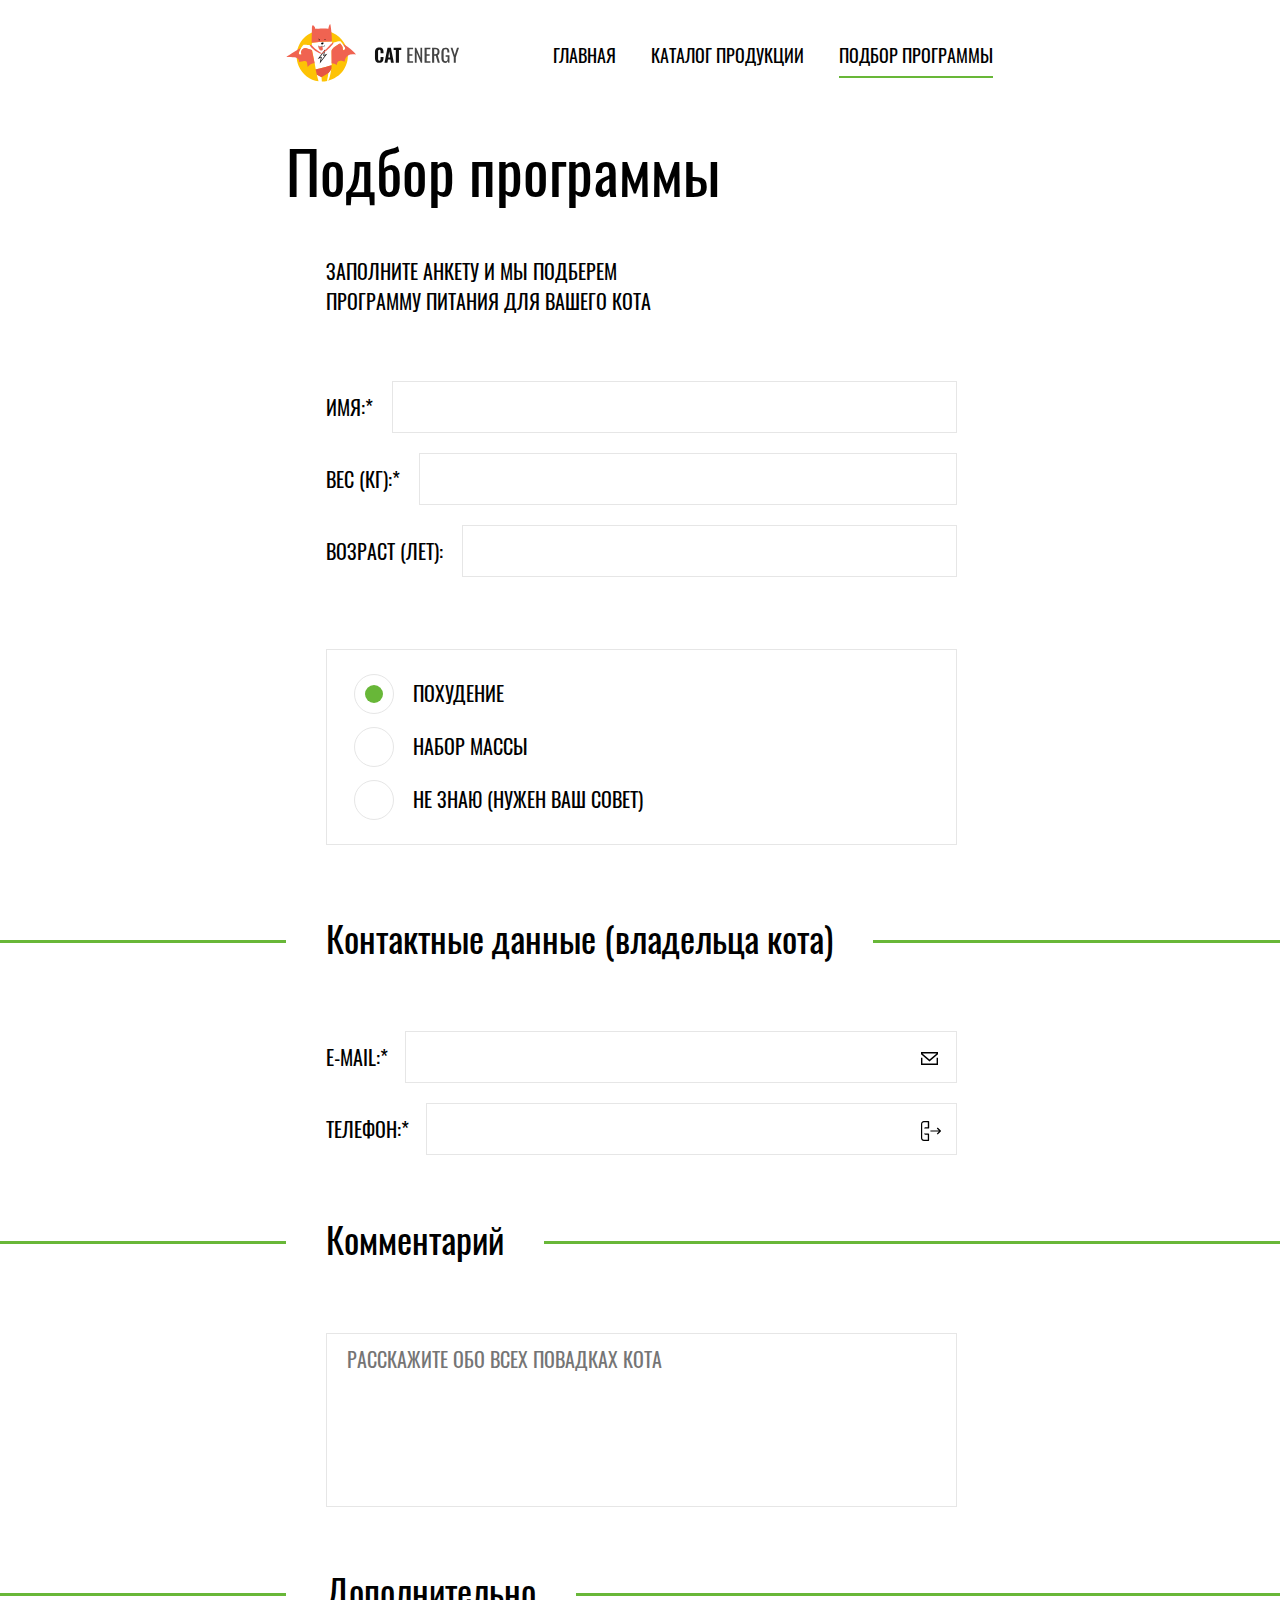
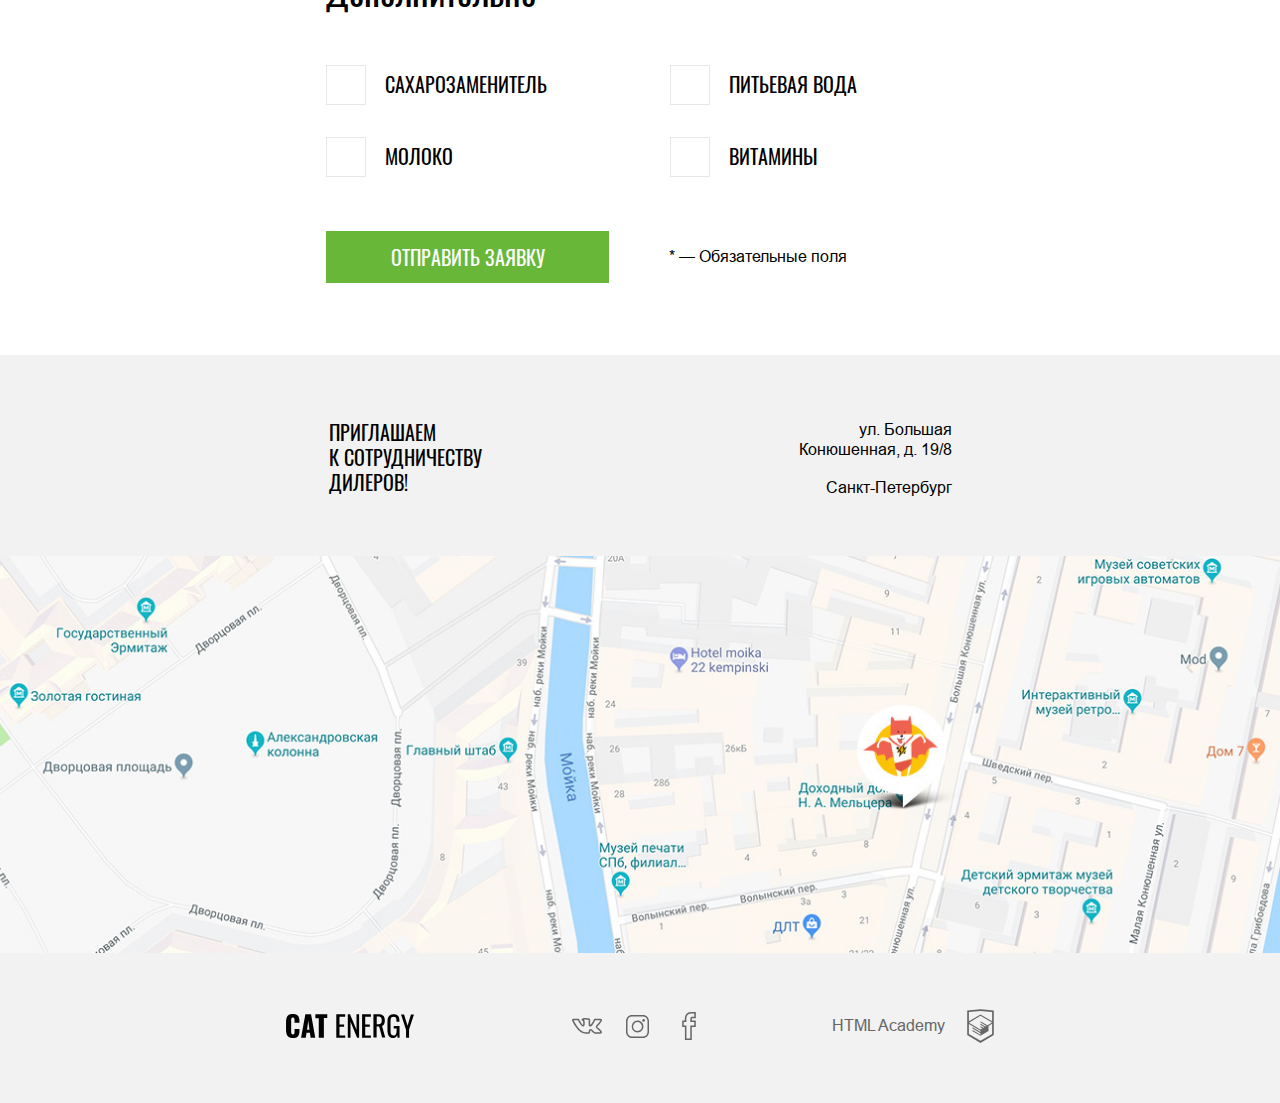
<file: form.html>
<!DOCTYPE html>
<html lang="ru">
  <head>
    <meta charset="UTF-8">
    <meta name="viewport" content="width=device-width, initial-scale=1">
    <title>Cat Energy - подбор программы питания</title>
    <link rel="preload" href="./fonts/oswaldmedium.woff2" as="font" crossorigin="anonymous">
    <link rel="preload" href="./fonts/oswaldregular.woff2" as="font" crossorigin="anonymous">
    <link href="css/style.min.css" rel="stylesheet">
    <script src="js/picturefill.min.js"></script>
    <script src="js/svgxuse.min.js"></script>
  </head>
  <body>
    <div style="display:none">
      <svg xmlns="http://www.w3.org/2000/svg" xmlns:xlink="http://www.w3.org/1999/xlink"><symbol viewbox="0 0 134 56" id="icon-cat-pro" xmlns="http://www.w3.org/2000/svg"><path d="M123.1 5.8c1.2-1.9 2.7-3.4 4.5-4.6 1-.7 1.6-.7 2.2.6.8 1.9 1.5 3.9.9 6-.2.8-.1 1.4.4 2.1.6.8 1.1 1.6 1.6 2.3 1.3 1.9 1.8 3.9.9 6.2-.4 1-.4 2-.2 3.1.2 1 .2 2 0 3-.3 1.6-1.1 2.7-2.7 3.2-1.3.3-2.4.9-3.2 2-.2.3-.5.5-.9.5-1.2.2-4.2-2.5-4.2-3.7v-.6c.1-3.6-.1-3.9-3.4-5.4-.7-.3-1.3-.6-1.8-1.2-.6-.8-1.4-.7-2.3-.4-.8.4-1.4.9-1.3 1.9.3 2.4.4 4.8.3 7.3 0 .3.1.6.2.8 3.1 4.5 4.3 9.8 5.8 14.9 1.2 3.9 3.4 6 7.4 6.3.6 0 1.3.2 1.9.3 1.8.3 2.9 1.5 3.4 3.2.7 2.1.3 2.6-1.8 2.6h-6.5c-.9 0-1.6-.2-2.3-.8-1-1-2.2-1.4-3.4-2-1.3-.6-2.6-1.3-3.4-2.6-1.1-1.7-2.6-3.1-4-4.5-2.8-2.9-5.8-5.7-8.4-8.7-1.9-2.2-3.2-4.6-3.2-7.6 0-.9-.2-1.3-1.2-.9-.3.2-.7.3-1 .3-2.8 0-4.2 1.7-5.2 4.2-.9 2.1-2.1 4.1-3.2 6.2-.5 1.1-1 2.6-1 4.2 0 2.4.6 3.2 2.8 4 1.4.5 2.7 1 3.4 2.4.8 1.6.6 2-1.1 2.1h-6.8c-.9 0-1.5-.3-1.9-1.1l-1.8-3c-1-1.7-1.4-3.4-.7-5.4.6-1.7.3-3.6.1-5.3-.4-2.6 0-4.9 1.7-7 .6-.7.6-1-.4-1.2-4.1-.8-8-2.3-11.8-4.1 0 0-.1 0-.1-.1-3.2-1.2-3.8-1-4.7 2.3-.8 2.8-1.6 5.6-2.2 8.5-.7 3.2.1 6.2 1.1 9.2.4 1.2 1.6 1.1 2.5 1.4 2 .6 3.7 1.4 4.5 3.5.7 1.6.6 1.8-1.1 1.8-1.7 0-3.4-.1-5.2 0-1.6.1-2.8-.5-4.2-1.4-4.8-3.2-6.2-8.1-6.6-13.4-.2-3.3-2-5.9-4.1-8.4-.4-.5-.8-.7-1.4-.3-2.1 1.3-4.5 2.1-6.7 3-4.8 1.8-9 4.6-12.2 8.8-1.2 1.5-1.9 3.2-2.2 5.1-.3 1.8.2 2.6 2 3.1 1.9.6 2.7 1.5 2.9 3.4.1.8-.2 1.2-1 1.2h-8.1c-.6 0-1-.4-1.3-.8-1.3-1.6-1.9-3.5-1.9-5.5-.1-3.5.3-6.9.9-10.3.4-2.1 1.4-3.8 3.4-4.8 5.9-2.8 9-8.1 11.8-13.6.6-1.1.1-1.3-.9-1.2-2.9.3-5.4 1.6-7.7 3.2-3 2.1-5.7 4.6-8.3 7.1-2.9 2.7-6.2 4.6-10.3 4.9C3.1 32.5-.3 28.4 0 21.8c.1-2.3.9-4.4 2.4-6.1 1.2-1.3 2.6-2 4.5-1.5 1.5.4 1.9 1.2 1.3 2.7-.3.6-.7 1.1-1 1.7-.4.6-.8 1.3-1 2-1.1 3 .4 5.1 3.5 5.4 3.3.3 6-1.1 8.5-3.1 3-2.4 5.7-5.2 8-8.3 3.7-4.8 8.5-7.3 14.4-8.1 2.3-.3 4.3-1.3 6.5-1.9 4.1-1.2 8.3-1.9 12.7-1.8 2 .1 3.9-.3 5.8-1.1 4.9-2 10-2 15.1-1 4 .8 8 1.8 11.9 2.8 2.2.5 4.7.3 7-.2 4.4-1 8.9-1.9 13.4-2 3-.1 5.9.4 8.6 1.7 2 .9 2 .9 1.5 2.8z"></path></symbol><symbol viewbox="0 0 70 97" id="icon-cat-slim" xmlns="http://www.w3.org/2000/svg"><path d="M54.8 0h-.4c-.7.4-1.1.9-1.4 1.6-.6 1.1-1 2.3-1.3 3.4-.2.8-.7 1.2-1.5 1.3-2.3.4-4 1.7-5.2 3.7-.7 1.3-1.3 2.6-1.8 3.9-1.4 3.7-2.5 7.5-3.8 11.2-.7 1.9-.8 1.9-2.7 1.9-2.3 0-2.1-.4-2.1 2.1 0 .8.2 1.2 1.1 1.2.3 0 .7-.1.8.2.1.3-.2.5-.4.7-1.2 1.3-2.7 2-4.3 2.4-1.9.5-3.8.9-5.7 1.5-4.7 1.6-9.1 3.8-12.6 7.6-2.1 2.3-3.5 5-4.7 7.8-3.8 8.7-5.6 17.8-7 27-.6 4.3-1.1 8.6-1.5 13C.2 92.7 0 94.8 0 97h33.3c.1-.5-.1-.9-.2-1.3-.7-1.8-2.1-2.7-3.8-3.1-.7-.2-.8-.4-.4-.9.7-.9 1.2-2 1.6-3.1 1.6-4.8 2.3-9.8 3.1-14.8.6-3.8 1.5-7.4 3.4-10.8 1.5-2.5 3.3-4.6 5.6-6.4.8-.6.9-.6 1 .4.1.7.1 1.4.2 2.2.3 4.7.3 9.5-.2 14.2-.3 3.7-.5 7.4-.2 11 .4 4.3 1.2 8.4 2.2 12.6h13.3c-.3-2.2-2.1-4-4.2-4.4-1.3-.2-2.5-.1-3.8.2-.6.1-.8 0-.9-.6-.4-5.3-.1-10.6 1-15.8 1.3-6 2.4-12.1 3.1-18.2.3-2.5 1-4.8 2.3-7 1.2-2.1 2.2-4.3 3.4-6.5.9-1.7 1.1-3.4.4-5.2-.3-.7-.5-1.4-.9-2.1-1-2-2-3.9-2.9-5.9-.5-1-.4-1.1.7-1.1 1.6 0 1.6 0 1.7-1.6v-.7c0-.7-.3-1.1-1-1h-1.5c-.7 0-.9-.3-.7-1 .6-2.3 2.8-4.1 5.1-4.4 2.2-.3 4.4 0 6.6.4.6.1 1 0 1.3-.6.4-1 .8-2 1.3-3 .2-.4.2-.8-.1-1.1-3.2-4.2-6.7-8-11.4-10.4-.5-.3-.8-.6-.9-1.1-.3-1.4-.7-2.8-1.3-4.2-.3-.7-.6-1.3-1.4-1.7z"></path></symbol><symbol viewbox="0 0 18 18" id="icon-close" xmlns="http://www.w3.org/2000/svg"><path d="M18 1.3L16.7 0 9 7.7 1.3 0 0 1.3 7.7 9 0 16.7 1.3 18 9 10.3l7.7 7.7 1.3-1.3L10.3 9z"></path></symbol><symbol viewbox="34.789 -4.709 13.518 27.75" id="icon-fb" xmlns="http://www.w3.org/2000/svg"><path d="M44.32 23.041h-6.816V10.137h-2.715V3.763h2.629c-.202-2.887.298-5 1.519-6.444 1.039-1.229 2.583-1.911 4.588-2.026l4.782-.001v6.15h-3.755c-.166.315-.251 1.093-.252 2.321h3.978v6.375H44.32v12.903zm-5.316-1.5h3.816V8.637h3.957V5.263h-3.953l-.016-.734c-.044-2.04.002-3.784 1.007-4.46l.19-.127h2.801v-3.15h-3.239c-1.557.091-2.711.581-3.485 1.496-1.041 1.231-1.41 3.298-1.099 6.144l.092.832h-2.786v3.375h2.715v12.902z"></path></symbol><symbol viewbox="0 0 10 19" id="icon-fb-mobile" xmlns="http://www.w3.org/2000/svg"><path d="M7.1 19H2v-8.8H0V5.8h1.9c-.1-2 .2-3.4 1.1-4.4C3.8.5 5 .1 6.5 0H10v4.2H7.2c-.1.2-.2.8-.2 1.6h3v4.4H7.1V19zm-4-1h2.8V9.1h2.9V6.8H5.9v-.5c0-1.4 0-2.6.7-3.1l.1-.1h2.1V1H6.5c-1.2.1-2 .4-2.6 1-.8.8-1 2.3-.8 4.2l.1.6H1.1v2.3h2V18z"></path></symbol><symbol viewbox="0 0 55.5 60" id="icon-gift" xmlns="http://www.w3.org/2000/svg"><path d="M52.3 12.2h-7c.5-.7.8-1.4 1.1-2.2.6-2 .4-4.1-.6-5.9-1-1.8-2.6-3.1-4.6-3.7-2-.6-4.1-.4-5.9.6-3.6 2-6.2 6.1-7.6 9-1.4-2.9-4-7.1-7.6-9-3.8-2-8.5-.6-10.5 3.1-1.4 2.7-1.2 5.8.5 8.1h-7c-1.7 0-3.1 1.4-3.1 3.1v9.4c0 1.7 1.4 3.1 3.1 3.1H4v26.1c0 3.3 2.7 6 6 6h35.5c3.3 0 6-2.7 6-6V27.8h.8c1.7 0 3.1-1.4 3.1-3.1v-9.4c.1-1.7-1.3-3.1-3.1-3.1zM36.5 3c1.3-.7 2.7-.8 4.1-.4 1.3.4 2.4 1.3 3.1 2.6.7 1.3.8 2.7.4 4.1-.4 1.2-1.1 2.2-2.2 2.9H29.4C30.5 9.6 33 5 36.5 3zM11.7 5.2C13.2 2.6 16.4 1.6 19 3c3.5 1.9 6 6.6 7.1 9.1H13.5c-2.3-1.4-3.1-4.5-1.8-6.9zm14.8 22.6v13.7H6.4V27.8h20.1zM6.4 53.9v-10h20.2v13.7H10c-2 0-3.6-1.7-3.6-3.7zm39.1 3.7H28.9V43.9h20.2v10c0 2-1.6 3.7-3.6 3.7zm3.6-16.1H28.9V27.8h20.2v13.7zm4-16.8c0 .4-.3.7-.7.7H3.2c-.4 0-.7-.3-.7-.7v-9.4c0-.4.3-.7.7-.7h49.2c.4 0 .7.3.7.7v9.4z"></path></symbol><symbol viewbox="10 5 40 50" id="icon-htmlacademy" xmlns="http://www.w3.org/2000/svg"><path d="M30.2 5H30L10.3 7.1v36.2L30 55l19.7-11.7V7.1L30.2 5zm17 36.8L30 52 12.8 41.8V27l17.1 10.2V39l-11.7-7v1.8L30 40.9v1.9l-11.8-7v1.8l11.8 7 11.9-7.1v-7.6l5.3-3.2v15.1zm-.1-17l-4.7 2.8-2.2 1.3-10.3-6.1v1.8l8.8 5.3h-.1l-.2.1-1.3.7-7.3-4.3v1.8l5.8 3.4-1.4.9-4.3-2.6v1.8l2.9 1.7-2.9 1.7-17-10.1 17-10.2 17.2 10zm.1-1.8L29.9 12.8 12.8 23V9.4L30 7.6l17.2 1.8V23z"></path></symbol><symbol viewbox="-3 -3 23 23" id="icon-insta" xmlns="http://www.w3.org/2000/svg"><path d="M14.002-1.501C16.482-1.501 18.5.519 18.5 3v11c0 2.481-2.018 4.5-4.498 4.5H3.01A4.504 4.504 0 0 1-1.488 14V3C-1.488.519.53-1.5 3.01-1.5h10.992m0-1.5H3.01C-.29-3-2.987-.301-2.987 3v11.001C-2.987 17.299-.29 20 3.01 20h10.995C17.301 20 20 17.299 20 13.999V3c0-3.301-2.699-6-5.998-6z"></path><path d="M8.506 4.078a4.434 4.434 0 0 1 4.429 4.428c0 2.44-1.989 4.43-4.429 4.43a4.434 4.434 0 0 1-4.428-4.43 4.431 4.431 0 0 1 4.428-4.428m0-1.5a5.929 5.929 0 0 0 0 11.855c3.274 0 5.926-2.653 5.926-5.927S11.78 2.578 8.506 2.578z"></path><circle cx="14.646" cy="2.379" r="1.341"></circle></symbol><symbol id="icon-insta-mobile" viewbox="0 0 16 16" xml:space="preserve" xmlns="http://www.w3.org/2000/svg"><style>.ist0{fill:#231f20}</style><path d="M11.8 1C13.6 1 15 2.4 15 4.2v7.7c0 1.7-1.4 3.1-3.1 3.1H4.2C2.4 15 1 13.6 1 11.8V4.2C1 2.4 2.4 1 4.2 1h7.6m0-1H4.2C1.9 0 0 1.9 0 4.2v7.7C0 14.1 1.9 16 4.2 16h7.7c2.3 0 4.2-1.9 4.2-4.2V4.2C16 1.9 14.1 0 11.8 0z" class="ist0"></path><path d="M8 4.9c1.7 0 3.1 1.4 3.1 3.1 0 1.7-1.4 3.1-3.1 3.1-1.7 0-3.1-1.4-3.1-3.1 0-1.7 1.4-3.1 3.1-3.1m0-1C5.7 3.9 3.9 5.7 3.9 8s1.8 4.1 4.1 4.1 4.1-1.8 4.1-4.1S10.3 3.9 8 3.9z" class="ist0"></path><circle cx="12.3" cy="3.7" r=".9" class="ist0"></circle></symbol><symbol viewbox="0 0 17 13" id="icon-mail" xmlns="http://www.w3.org/2000/svg"><path d="M15.6 11.6H1.4V5.8H0V13h17V5.8h-1.4v5.8zM0 0v2.3l8.5 7.1L17 2.3V0H0zm15.6 1.6L8.5 7.5 1.4 1.6v-.2h14.2v.2z"></path></symbol><symbol viewbox="0 0 24 18" id="icon-mobile-menu" xmlns="http://www.w3.org/2000/svg"><path d="M0 16h24v2H0zm0-8h24v2H0zm0-8h24v2H0z"></path></symbol><symbol viewbox="0 0 20 20" id="icon-phone" xmlns="http://www.w3.org/2000/svg"><path d="M17.9 9.4H9.4v1.2h8.5l-2.1 2.1.9.9 3.1-3.1c.2-.2.2-.6 0-.9l-3.1-3.1-.9.9 2.1 2zm-9.8 10v-6.2c0-.3-.3-.6-.6-.6H3.1c0 .7.6 1.2 1.2 1.2h2.5v5H3.1c-1 .1-1.8-.7-1.9-1.7v-14c0-1 .8-1.8 1.7-1.8h3.9v5H4.4c-.7 0-1.2.6-1.2 1.2h4.4c.3 0 .6-.3.6-.6V.6C8.1.3 7.8 0 7.5 0H3.1C1.5-.1.1 1.2 0 2.9v13.9c-.1 1.7 1.2 3.1 2.9 3.1h4.6c.3.1.6-.2.6-.5z"></path></symbol><symbol viewbox="0 0 60 60" id="icon-plus" xmlns="http://www.w3.org/2000/svg"><path d="M60 29.5H30.5V0h-1v29.5H0v1h29.5V60h1V30.5H60z"></path></symbol><symbol viewbox="0 0 30 30" id="icon-plus-mobile" xmlns="http://www.w3.org/2000/svg"><path d="M30 14H16V0h-2v14H0v2h14v14h2V16h14z"></path></symbol><symbol viewbox="0 0 24.2 11" id="icon-right-arrow-long" xmlns="http://www.w3.org/2000/svg"><path d="M17.6 0l6.6 5.5-6.6 5.5V6.6H0V4.4h17.6z"></path></symbol><symbol viewbox="0 0 32 11" id="icon-right-arrow-verylong" xmlns="http://www.w3.org/2000/svg"><path d="M25.4 0L32 5.5 25.4 11V6.6H0V4.4h25.4z"></path></symbol><symbol viewbox="0 0 21.1 15.5" fill="#68b738" id="icon-tick" xmlns="http://www.w3.org/2000/svg"><path d="M20.1 0L7.7 13.3 1 6.1 0 7.2l7.6 8.2.1.1L21 1.2l.1-.1z"></path></symbol><symbol viewbox="3.007 11.628 30.004 15.761" id="icon-vk" xmlns="http://www.w3.org/2000/svg"><path d="M26.945 27.388c-.386 0-1.17-.082-2.075-.632-.642-.385-1.223-.968-1.784-1.532-.438-.44-1.171-1.177-1.447-1.177-.268.075-.481.921-.476 1.569.004.113-.001.774-.468 1.213-.425.4-1.088.485-1.216.498l-1.926.007c-.967 0-4.358-.218-7.429-3.021-3.674-3.358-6.835-9.798-6.968-10.07-.197-.462-.248-1.066.152-1.482.392-.413 1.081-.472 1.359-.479l4.083-.024.115.008c.091.014.567.095.957.349.388.247.59.651.626.73.01.021.649 1.432 1.475 2.684 1.312 1.99 1.896 2.455 2.103 2.562.188-.417.277-1.7.187-2.871.001-.493-.101-1.098-.252-1.278-.112-.134-.426-.253-.778-.294l-.722-.691c-.096-.658.635-1.226 1.149-1.446.737-.316 1.792-.382 3.147-.382l.71.005c1.235.012 1.622.081 2.149.191 1.702.361 1.64 1.729 1.567 3.312-.021.464-.046 1.001-.046 1.621 0 .151-.005.312-.011.479-.012.38-.032 1.038.093 1.304.219-.145.852-.665 2.072-2.483.783-1.165 1.4-2.539 1.517-2.803l.001-.001c.182-.43.608-.941 1.613-.946l4.274-.024c.012-.003.172-.016.377-.016.98 0 1.597.287 1.832.854.269.65.169 1.657-2.354 4.605-.37.432-.697.804-.982 1.127-.598.678-1.216 1.379-1.237 1.595.053.169.662.665 1.252 1.145 1.53 1.247 2.528 2.264 3.033 3.073.522.759.429 1.33.258 1.677-.424.864-1.638.973-1.877.985l-3.79.047a2.525 2.525 0 0 1-.263.012zm-5.307-4.84c.899 0 1.682.786 2.511 1.618.497.5 1.011 1.016 1.496 1.307.727.44 1.316.421 1.398.412l.103-.009 3.805-.047c.171-.012.411-.073.536-.136a1.167 1.167 0 0 0-.098-.167c-.449-.718-1.388-1.659-2.686-2.718-1.184-.963-1.801-1.465-1.865-2.244-.066-.805.493-1.439 1.607-2.703.28-.318.604-.685.967-1.109 1.559-1.821 1.957-2.64 2.058-2.956-.17-.029-.648-.021-.678-.018l-4.361.028c-.191.001-.249.035-.249.036-.176.414-.812 1.812-1.644 3.05-1.895 2.82-2.785 3.2-3.407 3.201-.204 0-.396-.05-.569-.148-1.003-.569-.963-1.834-.934-2.757.005-.149.01-.295.01-.431 0-.646.025-1.207.048-1.689.076-1.68.016-1.692-.379-1.776-.409-.086-.705-.147-1.856-.159l-.693-.005c-.624 0-1.343.014-1.906.098.092.074.18.157.259.251.588.704.604 1.951.601 2.194.13 1.646.061 3.796-1.018 4.313a1.365 1.365 0 0 1-.597.137c-.926 0-1.854-.885-3.425-3.267a22.863 22.863 0 0 1-1.587-2.887.47.47 0 0 0-.075-.094 1.133 1.133 0 0 0-.32-.116l-4.001.024c-.021.001-.045.002-.07.005.591 1.189 3.426 6.592 6.519 9.419 2.74 2.502 5.826 2.629 6.417 2.629l1.851-.003c.046-.01.218-.062.269-.1-.019.018-.01-.053-.01-.097-.003-.265.012-2.595 1.578-3.034.126-.034.259-.052.395-.052z"></path></symbol><symbol viewbox="0 0 22 12" id="icon-vk-mobile" xmlns="http://www.w3.org/2000/svg"><path d="M17.6 12c-.3 0-.9-.1-1.5-.5-.5-.3-.9-.7-1.3-1.2-.3-.3-.9-.9-1.1-.9-.2.1-.4.7-.3 1.2 0 .1 0 .6-.3.9-.3.3-.8.4-.9.4h-1.4c-.7 0-3.2-.2-5.4-2.3C2.5 7.1.2 2.2.1 2 0 1.6-.1 1.2.2.9c.3-.3.8-.4 1-.4h3.1c.1 0 .4.1.7.3.3.2.4.5.5.6 0 0 .5 1.1 1.1 2 1 1.5 1.4 1.9 1.5 2 .1-.4.2-1.4.1-2.3 0-.4-.1-.8-.2-1-.1-.1-.3-.2-.5-.2l-.6-.5c0-.5.5-.9.9-1.1.5-.2 1.3-.3 2.3-.3h.5c.9 0 1.2.1 1.6.1 1.2.3 1.2 1.3 1.1 2.5v1.6c0 .3 0 .8.1 1 .2-.1.6-.5 1.5-1.9.6-.9 1-1.9 1.1-2.1.1-.3.4-.7 1.2-.7h3.4c.7 0 1.2.2 1.3.7.2.5.1 1.3-1.7 3.5-.3.3-.5.6-.7.9-.5.4-.9 1-.9 1.1 0 .1.5.5.9.9 1.1.9 1.9 1.7 2.2 2.3.4.6.3 1 .2 1.3-.3.7-1.2.7-1.4.8h-2.9zm-3.9-3.7c.7 0 1.2.6 1.8 1.2.4.4.7.8 1.1 1 .5.3 1 .3 1 .3h2.9c.1 0 .3-.1.4-.1 0 0 0-.1-.1-.1-.3-.5-1-1.3-2-2.1-.9-.7-1.3-1.1-1.4-1.7 0-.6.4-1.1 1.2-2.1.2-.2.4-.5.7-.8 1.1-1.4 1.4-2 1.5-2.3h-3.9c0 .4-.5 1.5-1.1 2.4-1.4 2.1-2 2.4-2.5 2.4-.1 0-.3 0-.4-.1-.7-.4-.7-1.4-.7-2.1V2.6c.1-1.3 0-1.3-.3-1.4-.3-.1-.5-.1-1.4-.1H10c-.5 0-1 0-1.4.1l.2.2c.4.5.4 1.5.4 1.7.1 1.3 0 2.9-.7 3.3-.1 0-.2.1-.4.1-.6 0-1.3-.7-2.5-2.5C5 2.9 4.5 1.8 4.5 1.8s0-.1-.1-.1-.2-.1-.2-.1h-3c.4.9 2.5 5 4.8 7.2 2 1.9 4.3 2 4.7 2h1.4s.2 0 .2-.1v-.1c0-.2 0-2 1.2-2.3h.2z"></path></symbol></svg>
    </div>
    <header class="page-header">
      <div class="container page-header__container">
        <a class="page-header__logo-link" href="index.html">
          <picture>
            <source srcset="img/logo-desktop.svg" media="(min-width:1300px)">
            <source srcset="img/logo-tablet.svg" media="(min-width:768px)">
            <img class="page-header__logo-img " src="img/logo-mobile.svg" alt="Cat Energy">
          </picture>
        </a>
        <nav class="page-header__nav page-header__nav--closed page-header__nav--nojs">
          <button class="page-header__nav-toggle"><span class="page-header__nav-toggle-bar"></span>Открыть меню</button>
          <ul class="page-header__nav-list">
            <li class="page-header__nav-item">
              <a class="page-header__nav-link" href="index.html">Главная</a>
            </li>
            <li class="page-header__nav-item">
              <a class="page-header__nav-link " href="catalog.html">Каталог продукции</a>
            </li>
            <li class="page-header__nav-item">
              <a class="page-header__nav-link page-header__nav-link--active" href="form.html">Подбор программы</a>
            </li>
          </ul>
        </nav>
      </div>

    </header>
    <main class="page-main">
      <section class="program-selection page-main__program-selection">
        <div class="container">
          <h1 class="program-selection__title">Подбор программы</h1>
          <form class=" program-selection__form program-form" action="https://echo.htmlacademy.ru" method="post">
            <p class="program-form__text">Заполните анкету и мы подберем
              программу питания для вашего кота</p>
            <fieldset class="program-form__field">
              <div class="program-form__input-wrap program-form__input-wrap--text">
                <label class="program-form__label" for="name">имя:*</label>
                <input class="program-form__input-text" type="text" id="name" name="name">
              </div>
              <div class="program-form__input-wrap program-form__input-wrap--text">
                <label class="program-form__label" for="weight">вес (кг):*</label>
                <input class="program-form__input-text" type="text" id="weight" name="weight">
              </div>
              <div class="program-form__input-wrap program-form__input-wrap--text">
                <label class="program-form__label" for="age">возраст (лет):</label>
                <input class="program-form__input-text" type="text" id="age" name="age">
              </div>
            </fieldset>

            <fieldset class="program-form__field program-form__field--bordered">
              <div class="program-form__input-wrap program-form__input-wrap--radio">
                <input class="visually-hidden" type="radio" id="slim" name="food-program" value="slim" checked="">
                <span class="indicator"></span>
                <label class="program-form__label" for="slim">похудение</label>
              </div>
              <div class="program-form__input-wrap program-form__input-wrap--radio">
                <input class="visually-hidden" type="radio" id="pro" name="food-program" value="pro">
                <span class="indicator"></span>
                <label class="program-form__label" for="pro">набор массы</label>
              </div>
              <div class="program-form__input-wrap program-form__input-wrap--radio">
                <input class="visually-hidden" type="radio" id="advice" name="food-program" value="advice">
                <span class="indicator"></span>
                <label class="program-form__label" for="advice">не знаю (нужен ваш совет)</label>
              </div>
            </fieldset>


            <fieldset class="program-form__field program-form__field-titled program-form__field-titled--mt">
              <legend class="program-form__title">Контактные данные<br> (владельца кота)</legend>
              <div class="program-form__flex-columns">
                <div class="program-form__input-wrap program-form__input-wrap--text program-form__input-wrap--icon">
                  <label class="program-form__label" for="mail">e-mail:*</label>
                  <input class="program-form__input-text  program-form__input-text--icon" type="email" id="mail" name="mail">
                  <svg class="program-form__input-icon program-form__input-icon--mail" width="17" height="13"><use xlink:href="img/sprite.svg#icon-mail"></use></svg>
                </div>
                <div class="program-form__input-wrap program-form__input-wrap--text program-form__input-wrap--icon">
                  <label class="program-form__label" for="tel">телефон:*</label>
                  <input class="program-form__input-text program-form__input-text--icon" type="tel" id="tel" name="tel" pattern="8([ -]?)[(]?[0-9]{3}[)]?([ -]?)[0-9]{3}([ -]?)[0-9]{2}([ -]?)[0-9]{2}">
                  <svg class="program-form__input-icon program-form__input-icon--phone" width="20" height="20"><use xlink:href="img/sprite.svg#icon-phone"></use></svg>
                </div>
              </div>
            </fieldset>

            <fieldset class="program-form__field program-form__field-titled">
              <legend class="program-form__title">Комментарий</legend>
              <div class="program-form__input-wrap program-form__input-wrap--textarea">
                <textarea class="program-form__input-text program-form__input-text--area" name="comment" placeholder="Расскажите обо всех повадках котa"></textarea>
              </div>
            </fieldset>


            <fieldset class="program-form__field program-form__field-titled">
              <legend class="program-form__title">Дополнительно</legend>
              <div class="program-form__checkbox-wrap">
                <div class="program-form__input-wrap program-form__input-wrap--checkbox">
                  <input class="visually-hidden" type="checkbox" id="sweetener" name="add-items" value="slim">
                  <span class="indicator"></span>
                  <label class="program-form__label" for="sweetener">Сахарозаменитель</label>
                </div>
                <div class="program-form__input-wrap program-form__input-wrap--checkbox">
                  <input class="visually-hidden" type="checkbox" id="water" name="add-items" value="pro">
                  <span class="indicator"></span>
                  <label class="program-form__label" for="water">питьевая вода</label>
                </div>
                <div class="program-form__input-wrap program-form__input-wrap--checkbox">
                  <input class="visually-hidden" type="checkbox" id="milk" name="add-items" value="milk">
                  <span class="indicator"></span>
                  <label class="program-form__label" for="milk">молоко</label>
                </div>
                <div class="program-form__input-wrap program-form__input-wrap--checkbox">
                  <input class="visually-hidden" type="checkbox" id="vitamins" name="add-items" value="vitamins">
                  <span class="indicator"></span>
                  <label class="program-form__label" for="vitamins">витамины</label>
                </div>
              </div>
            </fieldset>
            <button class="btn program-form__btn" type="submit">отправить заявку</button>
            <p class="program-form__legend">* &mdash; Обязательные поля</p>
          </form>
        </div>
      </section>
    </main>
    <footer class="page-footer">
      <section class="contacts">


        <div class="contacts__info">
          <h2 class="visually-hidden">Наш адрес</h2>
          <h3 class="contacts__offering">приглашаем
            к сотрудничеству дилеров!</h3>
          <p class="contacts__address">ул. Большая Конюшенная, д. 19/8
            <span>Санкт-Петербург</span></p>
        </div>


        <section class="map contacts__map" id="map-canvas">

        </section>
      </section>
      <div class="container page-footer__container">
        <a class="page-footer__logo" href="">
          <img src="img/logo-footer.svg" alt="CatEnergy логотип" width="128" height="24">
        </a>
        <ul class="socials page-footer__socials">
          <li class="socials__item">
            <a class="socials__link socials__link--vk" href=""><svg width="22" height="12"><use xlink:href="img/sprite.svg#icon-vk"></use></svg>VK</a>
          </li>
          <li class="socials__item">
            <a class="socials__link socials__link--ig" href="">
              <svg width="16" height="16"><use xlink:href="img/sprite.svg#icon-insta"></use></svg>
              Instagram
            </a>
          </li>
          <li class="socials__item">
            <a class="socials__link socials__link--fb" href="">
              <svg width="10" height="19"><use xlink:href="img/sprite.svg#icon-fb"></use></svg>
              FaceBook
            </a>
          </li>
        </ul>
        <section class="page-footer__devs">
          <a class="page-footer__devs-link" href="https://htmlacademy.ru/intensive/adaptive">HTML Academy
            <svg width="27" height="34">
              <use xlink:href="img/sprite.svg#icon-htmlacademy"></use>
            </svg>
          </a>
        </section>
      </div>
    </footer>
    <script src="https://api-maps.yandex.ru/2.1/?lang=ru_RU&amp;apikey=2cc36e38-470d-4e82-b63d-637d0c2cab16" type="text/javascript"></script>
    <script src="js/script.min.js"></script>
    <script type="text/javascript" src="js/ymaps.min.js"></script>
  </body>
</html>
</file>
<file: css/style.min.css>
@font-face{font-weight:400;font-family:"Oswald";font-style:normal;font-display:swap;src:url(../fonts/oswaldregular.woff2) format("woff2"),url(../fonts/oswaldregular.woff) format("woff")}@font-face{font-weight:500;font-family:"Oswald";font-style:normal;font-display:swap;src:url(../fonts/oswaldmedium.woff2) format("woff2"),url(../fonts/oswaldmedium.woff) format("woff")}@font-face{font-weight:500;font-family:"Arial";font-style:normal;font-display:swap;src:url(../fonts/arial.woff2) format("woff2"),url(../fonts/arial.woff) format("woff")}body{min-width:320px;margin:0;overflow-x:hidden;font-weight:400;font-size:14px;line-height:18px;font-family:"Oswald","Arial",sans-serif;counter-reset:advantage-number}a{text-decoration:none}img{max-width:100%;height:auto}.visually-hidden{position:absolute;width:1px;height:1px;margin:-1px;padding:0;overflow:hidden;border:0;clip:rect(0 0 0 0)}.container{-webkit-box-sizing:content-box;box-sizing:content-box;width:280px;margin:0 auto;padding:0 20px}@media (min-width:768px){.container{width:708px;padding:0 30px}}@media (min-width:1300px){.container{width:1220px;padding:0 40px}}.page-header{min-height:65px}.page-header__logo-link{display:block;padding:12px 0 15px}.page-header__logo-link:hover{opacity:.6}.page-header__logo-link:active{opacity:.3}.page-header__logo-img{display:block}.page-header__nav{position:relative}.page-header__nav::after,.page-header__nav::before{content:"";position:absolute;top:0;width:50vw;height:1px;overflow:visible;background-color:#d9d9d9}.page-header__nav::before{right:50%}.page-header__nav::after{left:50%}.page-header__nav-list{margin:0;padding:0;list-style:none;display:none}.page-header__nav-toggle{position:absolute;top:-42px;right:0;width:24px;height:18px;padding:0;font-size:0;background-color:transparent;border:0;outline:0;cursor:pointer}.page-header__nav-toggle-bar{position:absolute;top:8px;left:0;display:block;width:24px;height:2px;background-color:#000}.page-header__nav-toggle::after,.page-header__nav-toggle::before{content:"";position:absolute;top:16px;left:0;width:24px;height:2px;background-color:#000}.page-header__nav-toggle::before{top:0}.page-header__nav-item{position:relative}.page-header__nav-item::after,.page-header__nav-item::before{content:"";position:absolute;bottom:0;width:50vw;height:1px;overflow:visible;background-color:#d9d9d9}.page-header__nav-item::before{right:50%}.page-header__nav-item::after{left:50%}.page-header__nav-link{display:block;padding:23px 0;font-weight:500;font-size:20px;line-height:20px;text-align:center;color:#000;text-transform:uppercase}.page-header__nav-link:not(.page-header__nav-link--active):hover{opacity:.6}.page-header__nav-link:not(.page-header__nav-link--active):active{opacity:.3}@media (max-width:767px){.page-header__nav--closed .page-header__nav-list{display:none}.page-header__nav--closed .page-header__nav-toggle,.page-header__nav--opened .page-header__nav-list{display:block}.page-header__nav--nojs .page-header__nav-toggle,.page-header__nav--opened .page-header__nav-toggle-bar{display:none}.page-header__nav--opened .page-header__nav-toggle::after{top:8px;right:2px;-webkit-transform:rotate(45deg);transform:rotate(45deg)}.page-header__nav--opened .page-header__nav-toggle::before{top:8px;right:2px;-webkit-transform:rotate(-45deg);transform:rotate(-45deg)}.page-header__nav--nojs .page-header__nav-list{display:block}}@media (min-width:768px){.page-header{padding-top:24px}.page-header__container{display:-webkit-box;display:-ms-flexbox;display:flex;-webkit-box-pack:justify;-ms-flex-pack:justify;justify-content:space-between;-webkit-box-align:center;-ms-flex-align:center;align-items:center}.page-header__logo-link{padding:0}.page-header__nav{width:441px;margin-bottom:-15px}.page-header__nav-item::after,.page-header__nav-item::before,.page-header__nav-toggle,.page-header__nav::after,.page-header__nav::before{display:none}.page-header__nav-list{display:-webkit-box;display:-ms-flexbox;display:flex;-ms-flex-flow:wrap;flex-flow:wrap}.page-header__nav-item{margin-right:35px}.page-header__nav-item:last-of-type{margin-right:0}.page-header__nav-link{position:relative;padding:0 0 10px;font-weight:inherit;font-size:18px;line-height:25px}.page-header__nav-link--active::before{content:"";position:absolute;bottom:0;width:100%;height:2px;background-color:#68b738}}@media (min-width:1300px){.page-header{padding-top:54px}.page-header--index::before{content:"";position:absolute;top:0;right:0;z-index:-2;width:50vw;height:696px;background-color:#68b738;background-image:url(../img/index-background-desktop@1x.jpg);background-repeat:no-repeat;background-position:center;background-size:cover}}@media (min-width:1300px) and (-webkit-min-device-pixel-ratio:1.5),(min-width:1300px) and (min-resolution:144dpi),(min-width:1300px) and (min-resolution:1.5dppx){.page-header--index::before{background-image:url(../img/index-background-desktop@2x.jpg);background-size:720px auto}}@media (min-width:1300px){.page-header__nav{width:482px}.page-header__nav-link{position:relative;font-size:20px}.page-header__nav-link--index{color:#fff}.page-header__nav-link--index::before{background-color:#fff}}.btn{display:block;-webkit-box-sizing:border-box;box-sizing:border-box;width:100%;padding:10px 12px;font-size:16px;line-height:20px;font-family:"Oswald","Arial",sans-serif;text-align:center;color:#fff;text-transform:uppercase;background-color:#68b738;border:0;outline:0}.btn:hover{background-color:#5eaa2f}.btn:active{color:rgba(255,255,255,.5)}.btn--grey{color:#595959;background-color:#f2f2f2}.btn--grey:hover{background-color:#ebebeb}.btn--grey:active{color:rgba(64,64,64,.5)}.promo{color:#fff}.page-main__promo{margin-bottom:22px}.promo__slogan,.promo__title{font-weight:400;text-align:center}.promo__title{font-size:36px;margin:0 0 25px;line-height:36px}.promo__slogan{margin:0;line-height:14px;text-transform:uppercase}.promo__wrap{min-height:278px;padding-top:28px;background-color:#68b738;background-image:url(../img/index-background-mobile@1x.jpg);background-repeat:no-repeat;background-position:center 1px;background-clip:border-box}@media (-webkit-min-device-pixel-ratio:1.5),(min-resolution:144dpi),(min-resolution:1.5dppx){.promo__wrap{background-image:url(../img/index-background-mobile@2x.jpg);background-size:320px auto}}.promo__img-wrap{margin-top:-139px;margin-bottom:4px}.promo__img{display:block;width:280px;height:270px}@media (min-width:768px){.promo{display:-webkit-box;display:-ms-flexbox;display:flex;-webkit-box-orient:vertical;-webkit-box-direction:normal;-ms-flex-direction:column;flex-direction:column;min-height:807px;padding:51px 0 0 90px;color:#000}.page-main__promo{margin-bottom:0}.promo__wrap{min-height:0;padding:0;background-color:transparent;background-image:none}.promo__title{width:430px;margin-bottom:42px;font-size:60px;line-height:60px;text-align:left}.promo__slogan{margin-bottom:47px;font-size:20px;line-height:20px;text-align:left}.promo__img-wrap{z-index:-1;-webkit-box-ordinal-group:2;-ms-flex-order:1;order:1;margin-top:-80px;margin-bottom:0;margin-left:-90px}.promo__img{width:709px;height:609px}.promo__btn{width:245px;padding:16px 0;font-size:20px;line-height:20px}}@media (min-width:1300px){.promo{position:relative;min-height:474px;padding-top:103px;padding-left:80px}.page-main__promo{margin-bottom:80px}.promo__slogan{margin-bottom:52px}.promo__img-wrap{-ms-flex-item-align:center;align-self:center;margin:-365px -150px 0 0}.promo__img{width:552px;height:499px}}.diet{position:relative;padding:30px 20px 19px;background-color:#f2f2f2}.diet__icon{top:25px;left:22px;width:50px;height:50px;background-color:#68b738;border-radius:50%}.diet__icon,.diet__icon svg{position:absolute}.diet__icon--slim svg{top:-6%;left:16%}.diet__icon--pro svg{top:22%;left:-18%}.diet__title{margin:0 0 29px 73px;font-weight:400;font-size:24px;line-height:37px;text-transform:uppercase}.diet__text{margin:0 0 20px;padding-bottom:22px;font-family:"Arial",sans-serif;border-bottom:1px solid #d9d9d9}.diet__link{position:relative;display:inline-block;max-width:80%;font-size:16px;line-height:16px;color:#000;text-transform:uppercase;word-break:break-word}.diet__link::before{content:"";position:absolute;top:calc(50% - 6px);left:calc(100% + 12px);width:32px;height:11px;background-image:url(../img/icon-right-arrow-long.svg);background-repeat:no-repeat;background-position:left center;background-size:24px 11px}.diet__link:hover::before{background-image:url(../img/icon-right-arrow-verylong.svg);background-size:32px 11px}.diet__link:active{opacity:.5}@media (min-width:768px){.diet{padding:75px 52px 61px}.diet__icon{top:91px;left:446px;width:200px;height:200px}.diet__icon--slim svg{width:140px;height:194px}.diet__icon--pro svg{width:268px;height:112px}.diet__title{margin:0 0 25px;font-size:36px}.diet__text{width:342px;margin-bottom:56px;padding-bottom:0;font-size:16px;line-height:24px;border-bottom:none}.diet__link{max-width:50%;font-size:20px;line-height:20px}.diet__link::before{left:calc(100% + 25px)}}@media (min-width:1300px){.diet{-webkit-box-sizing:border-box;box-sizing:border-box;width:570px;padding-top:76px;padding-bottom:59px}.diet__icon{top:47px;left:52px;width:100px;height:100px}.diet__icon--slim svg{width:70px;height:97px}.diet__icon--pro svg{width:134px;height:56px}.diet__title{margin-bottom:74px;padding-left:162px;font-size:36px;text-align:left}.diet__text{width:100%;margin-bottom:32px}}.diets{margin-bottom:17px}.diets__diet:not(:last-of-type){margin-bottom:20px}@media (min-width:768px){.diets__diet:not(:last-of-type){margin-bottom:30px}.diets{margin-bottom:45px}}@media (min-width:1300px){.diets{display:-webkit-box;display:-ms-flexbox;display:flex;-ms-flex-wrap:wrap;flex-wrap:wrap;margin-bottom:73px;margin-left:-80px}.diets__diet{margin-left:80px}.diets__diet:not(:last-of-type){margin-bottom:0}}.advantages{padding-bottom:42px}.advantages__title{margin:0 0 28px;font-weight:400;font-size:36px;line-height:60px}.advantages__list{margin:0;padding:0;list-style:none}.advantages__item{margin-bottom:20px;font-family:"Arial",sans-serif}.advantages__item:last-of-type{margin-bottom:0}.advantages__item br{display:none}@media (min-width:768px){.advantages{position:relative;padding-bottom:59px}.advantages::after{content:"";position:absolute;bottom:0;left:-75vw;width:200vw;height:1px;overflow:visible;background-color:#d9d9d9}.advantages__title{margin-bottom:72px;font-size:60px;line-height:60px}.advantages__list{display:-webkit-box;display:-ms-flexbox;display:flex;-ms-flex-wrap:wrap;flex-wrap:wrap;margin-top:-89px;margin-left:-60px}.advantages__item{margin-top:89px;margin-bottom:0;margin-left:60px}.advantages__item br{display:initial}}@media (min-width:1300px){.advantages{padding-bottom:0}.advantages::after{display:none}.advantages__list{display:-webkit-box;display:-ms-flexbox;display:flex;-ms-flex-wrap:wrap;flex-wrap:wrap;margin-top:0;margin-left:-80px}.advantages__item{margin-top:0;margin-bottom:0;margin-left:80px}}.advantage{position:relative;padding-top:3px;padding-bottom:3px;padding-left:80px;font-size:14px;line-height:18px;font-family:"Arial",sans-serif}.advantage::before{content:"";position:absolute;top:0;left:0;width:60px;height:60px;background-color:#68b738;background-repeat:no-repeat;background-position:center}@media (-webkit-min-device-pixel-ratio:1.5),(min-resolution:144dpi),(min-resolution:1.5dppx){.advantage::before{background-size:50px 50px}}.advantage--leaf::before{background-image:url(../img/advantage-leaf@1x.png)}@media (-webkit-min-device-pixel-ratio:1.5),(min-resolution:144dpi),(min-resolution:1.5dppx){.advantage--leaf::before{background-image:url(../img/advantage-leaf@2x.png)}}.advantage--water::before{background-image:url(../img/advantage-powder@1x.png)}@media (-webkit-min-device-pixel-ratio:1.5),(min-resolution:144dpi),(min-resolution:1.5dppx){.advantage--water::before{background-image:url(../img/advantage-powder@2x.png)}}.advantage--cutlery::before{background-image:url(../img/advantage-dining@1x.png)}@media (-webkit-min-device-pixel-ratio:1.5),(min-resolution:144dpi),(min-resolution:1.5dppx){.advantage--cutlery::before{background-image:url(../img/advantage-dining@2x.png)}}.advantage--scales::before{background-image:url(../img/advantage-clock@1x.png)}@media (-webkit-min-device-pixel-ratio:1.5),(min-resolution:144dpi),(min-resolution:1.5dppx){.advantage--scales::before{background-image:url(../img/advantage-clock@2x.png)}}@media (min-width:768px){.advantage{display:block;-webkit-box-sizing:border-box;box-sizing:border-box;width:324px;padding:111px 75px 45px 0;font-size:16px;line-height:24px;counter-increment:advantage-number}.advantage::before{width:80px;height:80px}.advantage::after{content:counter(advantage-number);position:absolute;top:-38px;right:80px;z-index:-1;font-size:281px;line-height:1;font-family:"Oswald","Arial",sans-serif;color:#f2f2f2}}@media (min-width:1300px){.advantage{width:245px;padding-right:0}.advantage::after{right:0}.advantage__number{top:-38px;right:0}}.example{padding:18px 0 36px;background-color:#f2f2f2}.example__descr-wrap{display:-webkit-box;display:-ms-flexbox;display:flex;-ms-flex-wrap:wrap;flex-wrap:wrap;-webkit-box-pack:justify;-ms-flex-pack:justify;justify-content:space-between}.example__title{width:100%;margin:0 0 22px;font-weight:400;font-size:36px;line-height:60px}.example__descr{width:100%;margin:0 0 25px;padding-right:10px;font-family:"Arial",sans-serif}.example__stats{position:relative;display:-webkit-box;display:-ms-flexbox;display:flex;-webkit-box-orient:vertical;-webkit-box-direction:normal;-ms-flex-direction:column;flex-direction:column;-webkit-box-pack:center;-ms-flex-pack:center;justify-content:center;-webkit-box-align:center;-ms-flex-align:center;align-items:center;width:122px;margin:0 0 34px;padding:13px 0 17px;text-align:center;border:1px solid #d9d9d9;border-radius:5px}.example__stats-title{position:absolute;bottom:-16px;left:20px;width:57px;padding:0 15px;font-size:12px;line-height:12px;font-family:"Arial",sans-serif;text-align:center;background-color:#f2f2f2}.example__stats-value{padding:0;font-size:24px;line-height:24px;text-transform:uppercase}.example__total{margin:0 auto 34px;line-height:20px;text-transform:uppercase}.example__slider,.example__slider-control{display:-webkit-box;display:-ms-flexbox;display:flex;-webkit-box-align:center;-ms-flex-align:center;align-items:center}.example__slider{-webkit-box-orient:vertical;-webkit-box-direction:normal;-ms-flex-direction:column;flex-direction:column}.example__slider-control{position:relative;left:3px;-webkit-box-pack:justify;-ms-flex-pack:justify;justify-content:space-between;-webkit-box-ordinal-group:2;-ms-flex-order:1;order:1;width:198px;margin-top:32px}.example__slider-control>label{font-size:16px;line-height:20px;text-transform:uppercase;cursor:pointer}.example__slider-bar{position:relative;-webkit-box-sizing:border-box;box-sizing:border-box;width:84px;height:14px;background-color:#fff;border:1px solid #cdcdcd;border-radius:6px}.example__slider-thumb{position:absolute;top:3px;left:5px;width:34px;height:6px;background-color:#68b738;border-radius:3px;-webkit-transition:left ease-in-out .2s;transition:left ease-in-out .2s}.example__slider-images{margin:0 -20px}.example__cat{display:none}.example__slider-input--after:checked~.example__slider-images .example__cat--after,.example__slider-input--before:checked~.example__slider-images .example__cat--before,.example__slider-input--default:checked~.example__slider-images .example__cat--before{display:block}.example__slider-input--before:checked~.example__slider-control .example__slider-thumb{left:5px}.example__slider-input--after:checked~.example__slider-control .example__slider-thumb{left:44px}@media (min-width:768px){.example{padding:0 0 71px}.example__content-wrap{margin-top:-452px}.example__descr-wrap{display:-webkit-box;display:-ms-flexbox;display:flex;-ms-flex-wrap:wrap;flex-wrap:wrap;-webkit-box-pack:justify;-ms-flex-pack:justify;justify-content:space-between;padding-bottom:259px}.example__title-wrap{padding-top:43px;padding-bottom:516px;background-color:#fff}.example__title{margin-bottom:0;font-size:60px}.example__descr{margin-bottom:53px;font-size:16px;line-height:24px}.example__stats{width:160px;margin-bottom:0;padding-top:15px;padding-bottom:18px;border-radius:5px}.example__stats+.example__stats{margin-right:auto;margin-left:42px}.example__stats-title{bottom:-6px;left:auto;min-width:80px;width:auto;padding:0 8px;white-space:nowrap;font-size:14px;line-height:14px;background-color:#fff}.example__stats-title--slim{left:24px}.example__stats-title--time{left:11px}.example__stats-value{font-size:30px;line-height:37px}.example__total{width:192px;margin:0;padding-top:6px;font-size:20px;line-height:30px;text-align:right}.example__slider-wrap{position:relative;-webkit-box-orient:horizontal;-webkit-box-direction:normal;-ms-flex-direction:row;flex-direction:row;-ms-flex-wrap:wrap;flex-wrap:wrap;-webkit-box-pack:center;-ms-flex-pack:center;justify-content:center;padding-bottom:72px}.example__slider-images{position:relative;width:690px;height:517px;margin-top:-173px;overflow-x:hidden}.example__cat{position:absolute;left:7px;display:block;width:690px;height:517px;margin:0}.example__cat--before{clip:rect(0,338px,auto,0)}.example__cat--after{clip:rect(0,auto,auto,338px)}.example__slider-control{left:0;width:570px;margin-top:18px}.example__slider-control>label{padding-bottom:4px;font-size:20px;border-bottom:1px dotted #bebebe}.example__slider-control>label:hover{border-bottom:1px solid #bebebe}.example__slider-bar{width:428px;height:6px;background-color:#dcdcdc;border:0;border-radius:6px}.example__slider-thumb{position:absolute;top:-14px;left:calc(50% - 15px);-webkit-box-sizing:border-box;box-sizing:border-box;width:34px;height:34px;background-color:#fff;border:1px solid #cecece;border-radius:50%;-webkit-box-shadow:0 2px 5px rgba(0,0,0,.15);box-shadow:0 2px 5px rgba(0,0,0,.15);cursor:pointer;-webkit-transition:none;transition:none}.example__slider-thumb::before{content:"";position:absolute;top:12px;left:12px;width:8px;height:8px;background-color:#68b738;border-radius:50%}.example__slider-thumb:hover{-webkit-box-shadow:0 3px 5px rgba(0,0,0,.25);box-shadow:0 3px 5px rgba(0,0,0,.25)}.example__slider-thumb:active{border:1px solid #68b738}.example__slider-input--before:checked~.example__slider-images .example__cat--before{clip:rect(0,678px,auto,0)}.example__slider-input--before:checked~.example__slider-images .example__cat--after{clip:rect(0,auto,auto,678px)}.example__slider-input--after:checked~.example__slider-images .example__cat--before{clip:rect(0,0,auto,0)}.example__slider-input--after:checked~.example__slider-images .example__cat--after{clip:rect(0,auto,auto,0)}.example__slider-input--before:checked~.example__slider-control .example__slider-thumb{left:0}.example__slider-input--after:checked~.example__slider-control .example__slider-thumb{left:394px}}@media (min-width:1300px){.example__content-wrap{display:-webkit-box;display:-ms-flexbox;display:flex;-ms-flex-wrap:wrap;flex-wrap:wrap;-webkit-box-pack:justify;-ms-flex-pack:justify;justify-content:space-between;margin-top:0}.example__descr-wrap{-ms-flex-line-pack:start;align-content:flex-start;-webkit-box-align:start;-ms-flex-align:start;align-items:flex-start;width:435px;padding-top:71px;padding-bottom:0}.example__title-wrap{padding-top:82px;padding-bottom:75px}.example__descr{margin-bottom:68px;padding:0}.example__stats{margin-bottom:55px}.example__stats-title{background-color:#f2f2f2}.example__total{width:auto;margin-top:auto;padding-top:0;text-align:left;white-space:pre}.example__slider{-webkit-box-align:end;-ms-flex-align:end;align-items:flex-end}.example__slider-wrap{position:relative;-webkit-box-orient:horizontal;-webkit-box-direction:normal;-ms-flex-direction:row;flex-direction:row;-ms-flex-wrap:wrap;flex-wrap:wrap;-webkit-box-pack:center;-ms-flex-pack:center;justify-content:center;width:690px;padding:0 0 72px}.example__slider-images{margin:-190px -33px 0}.example__cat--before{clip:rect(0,366px,auto,0)}.example__cat--after{clip:rect(0,auto,auto,366px)}.example__slider-control{width:570px;margin-top:40px}.example__slider-control>label{padding-bottom:4px;font-size:20px;border-bottom:1px dotted #bebebe}.example__slider-control>label:hover{border-bottom:1px solid #bebebe}.example__slider-bar{width:428px;height:6px;background-color:#dcdcdc;border:0;border-radius:6px}.example__slider-thumb{position:absolute;top:-14px;left:calc(50% - 15px);-webkit-box-sizing:border-box;box-sizing:border-box;width:34px;height:34px;background-color:#fff;border:1px solid #cecece;border-radius:50%;-webkit-box-shadow:0 2px 5px rgba(0,0,0,.15);box-shadow:0 2px 5px rgba(0,0,0,.15);cursor:pointer;-webkit-transition:none;transition:none}.example__slider-thumb::before{content:"";position:absolute;top:12px;left:12px;width:8px;height:8px;background-color:#68b738;border-radius:50%}.example__slider-thumb:hover{-webkit-box-shadow:0 3px 5px rgba(0,0,0,.25);box-shadow:0 3px 5px rgba(0,0,0,.25)}.example__slider-thumb:active{border:1px solid #68b738}}.contacts{background-color:#f2f2f2}.contacts--bg-white{background-color:#fff}.contacts__info{display:-webkit-box;display:-ms-flexbox;display:flex;-webkit-box-pack:justify;-ms-flex-pack:justify;justify-content:space-between;-webkit-box-sizing:border-box;box-sizing:border-box;width:320px;margin:0 auto;padding:28px 20px 26px}.contacts__offering{width:140px;margin:0;font-weight:400;line-height:20px;text-transform:uppercase;white-space:pre-line}.contacts__address{width:140px;margin:0;line-height:20px;font-family:"Arial",sans-serif}@media (min-width:768px){.contacts__info{width:769px;padding:65px 73px 58px}.contacts__offering{width:200px;font-size:20px;line-height:25px}.contacts__address{display:-webkit-box;display:-ms-flexbox;display:flex;-webkit-box-orient:vertical;-webkit-box-direction:normal;-ms-flex-direction:column;flex-direction:column;width:160px;font-size:16px;text-align:right}.contacts__address span{margin-top:18px}}@media (min-width:1300px){.contacts{position:relative}.contacts__info{position:absolute;top:95px;left:4.8611111111%;z-index:1;width:570px;padding-right:85px;padding-left:75px;background-color:#fff}.contacts__address{width:160px;text-align:left}}.socials,.socials__link{display:-webkit-box;display:-ms-flexbox;display:flex}.socials{margin:0;list-style:none;-webkit-box-pack:center;-ms-flex-pack:center;justify-content:center;-webkit-box-align:center;-ms-flex-align:center;align-items:center;padding:22px 0;border-bottom:1px solid #d9d9d9}.socials__item+.socials__item{margin-left:25px}.socials__link{min-width:30px;font-size:0}.socials__link svg{margin:auto;fill:#666}.page-footer__devs-link:hover svg,.socials__link:hover svg{fill:#68b738}.socials__link:active{opacity:.5}.socials__link--vk svg{width:22px;height:12px}.socials__link--ig svg{width:16px;height:16px}.socials__link--fb svg{width:10px;height:19px}@media (min-width:768px){.socials{-webkit-box-pack:justify;-ms-flex-pack:justify;justify-content:space-between;width:132px;margin-left:29px;padding:0;border-bottom:none}.socials__item+.socials__item{margin-left:0}.socials__link--vk svg{width:30px;height:16px}.socials__link--ig svg{width:23px;height:23px}.socials__link--fb svg{width:14px;height:28px}}.page-footer{background-color:#f2f2f2}.page-footer__logo{display:-webkit-box;display:-ms-flexbox;display:flex;-webkit-box-pack:center;-ms-flex-pack:center;justify-content:center;-webkit-box-align:center;-ms-flex-align:center;align-items:center;padding-top:40px;padding-bottom:31px;border-bottom:1px solid #d9d9d9}.page-footer__logo:hover{opacity:.7}.page-footer__devs-link:active,.page-footer__logo:active{opacity:.5}.page-footer__devs{padding:21px 0}.page-footer__devs-link{display:-webkit-box;display:-ms-flexbox;display:flex;-webkit-box-pack:justify;-ms-flex-pack:justify;justify-content:space-between;-webkit-box-align:center;-ms-flex-align:center;align-items:center;max-width:280px;font-size:16px;line-height:16px;font-family:"Arial",sans-serif;color:#666}.page-footer__devs-link svg{width:27px;height:34px;fill:#666}@media (min-width:768px){.page-footer__container{display:-webkit-box;display:-ms-flexbox;display:flex;-webkit-box-pack:justify;-ms-flex-pack:justify;justify-content:space-between;-webkit-box-align:center;-ms-flex-align:center;align-items:center;padding-top:56px;padding-bottom:60px}.page-footer__logo{padding:0;border-bottom:none}.page-footer__devs{width:162px;padding:0}}.catalog{padding-top:15px;overflow-x:hidden}.catalog__title{position:relative;margin:0;padding-bottom:29px;font-weight:400;font-size:36px;line-height:60px}.catalog__title::after,.catalog__title::before{content:"";position:absolute;bottom:0;width:50vw;height:1px;overflow:visible;background-color:#d9d9d9}.catalog__title::before{right:50%}.catalog__title::after{left:50%}.catalog__additionals{margin:0 0 35px}@media (min-width:768px){.catalog{padding-top:51px}.catalog__title{margin-bottom:165px;padding:0;font-size:60px}.catalog__title::after,.catalog__title::before{display:none}.catalog__list{display:-webkit-box;display:-ms-flexbox;display:flex;-ms-flex-flow:wrap;flex-flow:wrap;margin-top:-140px;margin-left:-60px}.catalog__product-card{margin:140px 0 0 60px}.catalog__show-more{margin-top:140px;margin-left:60px}.catalog__additionals{margin-bottom:76px}}@media (min-width:1300px){.catalog{padding-top:69px}.catalog__container{display:-webkit-box;display:-ms-flexbox;display:flex;-ms-flex-wrap:wrap;flex-wrap:wrap}.catalog__list{margin-top:-142px;margin-left:-80px}.catalog__product-card,.catalog__show-more{margin-top:142px;margin-left:80px}.catalog__additionals{margin-bottom:86px}}.product-card{position:relative;display:-webkit-box;display:-ms-flexbox;display:flex;-ms-flex-wrap:wrap;flex-wrap:wrap;padding-bottom:25px}.product-card::after,.product-card::before{content:"";position:absolute;bottom:0;width:50vw;height:1px;overflow:visible;background-color:#d9d9d9}.product-card::before{right:50%}.product-card::after{left:50%}.product-card__img{display:block}.product-card__name{display:block;width:80px;margin:21px 0 12px;font-weight:400;font-size:16px;line-height:20px;color:#000;text-transform:uppercase}.product-card__descr-wrap{width:50%}.product-card__descr{width:100%;border-collapse:collapse;font-size:12px;line-height:15px;font-family:"Arial",sans-serif}.product-card__descr-option{font-weight:400;text-align:left}.product-card__descr-value{text-align:right}@media (min-width:768px){.product-card{-webkit-box-orient:vertical;-webkit-box-direction:normal;-ms-flex-flow:column nowrap;flex-flow:column nowrap;-webkit-box-pack:start;-ms-flex-pack:start;justify-content:flex-start;-webkit-box-align:center;-ms-flex-align:center;align-items:center;-webkit-box-sizing:border-box;box-sizing:border-box;width:324px;padding-right:36px;padding-bottom:40px;padding-left:39px;background-color:#f2f2f2}.product-card::after,.product-card::before{display:none}.product-card__img-wrap{display:-webkit-box;display:-ms-flexbox;display:flex;-webkit-box-align:end;-ms-flex-align:end;align-items:flex-end;height:208px;min-height:208px;margin:-82px -38px 38px}.product-card__descr-wrap{width:100%;margin-bottom:33px}.product-card__name{width:130px;margin:0 auto 18px;font-size:20px;text-align:center}.product-card__descr{font-size:16px;line-height:29px}.product-card__descr-item{padding:8px 0;border-bottom:1px solid #a6a6a6}}@media (min-width:1300px){.product-card{width:245px;padding-right:38px;padding-left:38px}}.show-more{position:relative;padding-top:26px;padding-bottom:25px}.show-more::after,.show-more::before{content:"";position:absolute;bottom:0;width:50vw;height:1px;overflow:visible;background-color:#d9d9d9}.show-more::before{right:50%}.show-more::after{left:50%}.show-more__icon{width:30px;height:30px;margin-bottom:20px;-webkit-transform:translateX(125px);transform:translateX(125px);fill:#a6a6a6}.show-more__option{margin:0;font-weight:400;font-size:16px;line-height:20px;text-align:center;text-transform:uppercase}.show-more__text{margin:0 0 21px;padding-top:8px;font-size:12px;line-height:16px;font-family:"Arial",sans-serif;text-align:center}@media (min-width:768px){.show-more{display:-webkit-box;display:-ms-flexbox;display:flex;-webkit-box-orient:vertical;-webkit-box-direction:normal;-ms-flex-direction:column;flex-direction:column;-webkit-box-align:center;-ms-flex-align:center;align-items:center;-webkit-box-sizing:border-box;box-sizing:border-box;width:324px;padding:54px 36px 38px 39px;border:1px solid #d9d9d9}.show-more::after,.show-more::before{display:none}.show-more__icon{width:60px;height:60px;margin-bottom:50px;-webkit-transform:translateX(0);transform:translateX(0);fill:#d9d9d9}.show-more__option{width:145px;margin-bottom:24px;font-size:20px}.show-more__text{width:180px;margin:0;padding:0;font-size:16px;line-height:20px}.show-more__btn{margin-top:auto}}@media (min-width:1300px){.show-more{width:245px}}.additionals{padding-top:28px}.additionals__title{position:relative;margin:0 0 34px;font-weight:400;font-size:24px;line-height:24px}.additionals__title::before{content:"";position:absolute;top:calc(50% + 2px);left:247px;width:50vw;height:3px;background-color:#68b738}.additionals__list{margin-bottom:39px}@media (min-width:768px){.additionals{padding-top:67px}.additionals__title{width:412px;margin:0 0 80px;font-size:36px;line-height:36px;text-align:center}.additionals__title::before{top:calc(50% + 4px);left:100%;width:100vw}.additionals__title::after{content:"";position:absolute;top:calc(50% + 4px);right:100%;width:100vw;height:3px;background-color:#68b738}.additionals__list{margin-bottom:69px}}@media (min-width:1300px){.additionals{display:-webkit-box;display:-ms-flexbox;display:flex;-ms-flex-wrap:wrap;flex-wrap:wrap;padding-top:76px}.additionals__title{width:auto;margin-bottom:81px;text-align:left}.additionals__title::before{left:calc(100% + 40px)}.additionals__title::after{right:calc(100% + 40px)}.additionals__list{margin-bottom:0}}.additional-product{display:-webkit-box;display:-ms-flexbox;display:flex;-ms-flex-wrap:wrap;flex-wrap:wrap;padding-top:13px;padding-bottom:17px;word-break:break-word;border-bottom:1px solid #d9d9d9}.additional-product:first-of-type{border-top:1px solid #d9d9d9}.additional-product__title{width:100%;margin:0 0 13px;font-weight:400;font-size:16px;line-height:16px;text-transform:uppercase}.additional-product__option,.additional-product__price{width:50%;margin:0 0 15px;line-height:14px;font-family:"Arial",sans-serif;text-transform:lowercase}.additional-product__price{text-align:right;text-transform:uppercase}@media (min-width:768px){.additional-product{-webkit-box-align:baseline;-ms-flex-align:baseline;align-items:baseline;padding:25px 37px 27px 40px}.additional-product__option,.additional-product__title{width:316px;margin-bottom:0;font-size:20px;line-height:20px}.additional-product__option{width:222px;font-size:16px;text-align:right}.additional-product__price{width:94px;margin-bottom:0;font-size:16px;line-height:20px}.additional-product__btn{margin-top:22px}}@media (min-width:1300px){.additional-product{padding:15px 0 16px}.additional-product__title{width:325px;margin:0;text-align:left}.additional-product__option{width:245px;margin:0;text-align:left}.additional-product__price{width:80px;margin:0;text-align:left}.additional-product__btn{width:245px;margin:0}}.special-offer{width:280px;padding-top:65px;padding-bottom:42px;background-color:#68b738;background-image:url(../img/gift-photo-mobile@1x.jpg);background-repeat:no-repeat;background-position:center center;background-size:cover}@media (-webkit-min-device-pixel-ratio:1.5),(min-resolution:144dpi),(min-resolution:1.5dppx){.special-offer{background-image:url(../img/gift-photo-mobile@2x.jpg);background-size:cover}}.special-offer__icon{display:block;width:55px;height:60px;margin:0 auto;fill:#fff}.special-offer__text{width:165px;margin:62px auto 0;font-size:16px;line-height:20px;font-family:"Arial",sans-serif;text-align:center;color:#fff;white-space:pre-line}@media (min-width:768px){.special-offer{display:-webkit-box;display:-ms-flexbox;display:flex;-webkit-box-pack:justify;-ms-flex-pack:justify;justify-content:space-between;-webkit-box-align:center;-ms-flex-align:center;align-items:center;-webkit-box-sizing:border-box;box-sizing:border-box;width:100%;padding:65px 120px 75px 92px;background-image:url(../img/gift-photo-tablet@1x.jpg)}}@media (min-width:768px) and (-webkit-min-device-pixel-ratio:1.5),(min-width:768px) and (min-resolution:144dpi),(min-width:768px) and (min-resolution:1.5dppx){.special-offer{background-image:url(../img/gift-photo-tablet@2x.jpg)}}@media (min-width:768px){.special-offer__icon{margin:0}.special-offer__text{margin:0 0 -13px;text-align:left}}@media (min-width:1300px){.special-offer{-webkit-box-orient:vertical;-webkit-box-direction:normal;-ms-flex-direction:column;flex-direction:column;width:245px;margin-left:auto;padding:65px 0 40px;background-color:#68b738;background-image:url(../img/gift-photo-desktop@1x.jpg)}}@media (min-width:1300px) and (-webkit-min-device-pixel-ratio:1.5),(min-width:1300px) and (min-resolution:144dpi),(min-width:1300px) and (min-resolution:1.5dppx){.special-offer{background-image:url(../img/gift-photo-desktop@2x.jpg)}}@media (min-width:1300px){.special-offer__text{margin:0;text-align:center}}.map{width:100%;height:362px;background:url(../img/map-bg.jpg) no-repeat;background-position:100% center;background-size:cover}@media (min-width:768px){.map{height:397px}}@media (min-width:1300px){.map{height:400px;background-position:0 0}}.program-selection{padding-top:16px;padding-bottom:32px;overflow:hidden}.program-selection__title{margin:0 0 25px;font-weight:400;font-size:36px;line-height:60px}@media (min-width:768px){.program-selection{padding-top:51px;padding-bottom:72px}.program-selection__title{margin-bottom:56px;font-size:60px}}@media (min-width:1300px){.program-selection{padding-top:68px;padding-bottom:82px}.program-selection__title{margin-bottom:57px}}.program-form__text{margin:0 0 39px;text-transform:uppercase;white-space:pre-line}.program-form__field{margin:0 0 22px;padding:0;overflow-x:visible;border:0}.program-form__field--bordered{position:relative;margin-bottom:0;padding-top:21px;padding-bottom:22px}.program-form__field--bordered::after,.program-form__field--bordered::before{content:"";position:absolute;left:-50vw;width:150vw;height:1px;background-color:#d9d9d9}.program-form__field--bordered::after{bottom:0}.program-form__field--bordered::before{top:0}.program-form__field-titled{margin-top:27px;margin-bottom:0;padding:0}.program-form__title{position:relative;margin-bottom:35px;padding:0;font-size:24px;line-height:24px}.program-form__title::before{content:"";position:absolute;top:15px;left:calc(100% + 23px);width:200vw;height:3px;background-color:#68b738}.program-form__input-wrap--text{display:-webkit-box;display:-ms-flexbox;display:flex;-webkit-box-align:center;-ms-flex-align:center;align-items:center;margin-bottom:14px}.program-form__input-wrap--radio:last-of-type,.program-form__input-wrap--text:last-of-type{margin-bottom:0}.program-form__input-wrap--icon{position:relative}.program-form__input-icon{position:absolute;left:calc(100% - 33px)}.program-form__input-icon--mail{top:16px}.program-form__input-icon--phone{top:13px}.program-form__input-wrap--checkbox,.program-form__input-wrap--radio{position:relative;margin-bottom:13px;padding-top:6px;padding-bottom:5px}.program-form__checkbox-wrap{margin-bottom:-13px}.program-form__input-wrap--checkbox>.program-form__label,.program-form__input-wrap--radio>.program-form__label{padding-left:47px;cursor:pointer}.program-form__label{font-size:16px;text-transform:uppercase;white-space:nowrap}.program-form__legend{margin:0;line-height:16px;font-family:"Arial",sans-serif;text-align:center}.program-form__input-text{-webkit-box-sizing:border-box;box-sizing:border-box;width:100%;height:45px;margin-left:15px;padding:0 15px;font-size:16px;font-family:"Oswald","Arial",sans-serif;color:#444;border:1px solid #e6e6e6}.program-form__input-text::-webkit-input-placeholder{text-transform:uppercase}.program-form__input-text:-ms-input-placeholder,.program-form__input-text::-ms-input-placeholder{text-transform:uppercase}.program-form__input-text::placeholder{text-transform:uppercase}.program-form__input-text--icon{margin-left:10px;padding-right:34px}.program-form__input-text:hover{border-color:#cdcdcd}.program-form__input-text:focus{border-width:2px;border-color:#444;outline:0}.program-form__input-text:invalid{background-color:transparent;border-width:2px;border-color:#ff8282}.program-form__input-text:focus+.program-form__input-icon{fill:#68b738}.program-form__input-text:invalid+.program-form__input-icon{fill:#ff8282}.program-form__input-wrap>.indicator{position:absolute;top:0;left:0;z-index:-1;-webkit-box-sizing:border-box;box-sizing:border-box;width:30px;height:30px;border:1px solid #e6e6e6;cursor:pointer}.program-form__input-wrap--radio>.indicator{border-radius:50%}input[type=radio]:checked+.indicator::before{content:"";position:absolute;top:8px;left:8px;width:12px;height:12px;background-color:#68b738;border-radius:50%}input[type=checkbox]:focus+.indicator,input[type=checkbox]:hover+.indicator,input[type=radio]:focus+.indicator,input[type=radio]:hover+.indicator{border-color:#bcbcbc}input[type=checkbox]:checked+.indicator::before{content:"";position:absolute;top:0;left:0;width:28px;height:28px;background-image:url(../../img/icon-tick.svg);background-position:center;background-repeat:no-repeat;background-size:21px 16px}input[type=checkbox]:active+.indicator,input[type=checkbox]:active~.program-form__label,input[type=radio]:active+.indicator,input[type=radio]:active~.program-form__label{opacity:.5}.program-form__input-wrap--textarea{padding-top:1px}.program-form__input-text--area{display:block;width:100%;height:150px;margin:0;padding:10px 13px;resize:none}.program-form__btn{margin-top:33px;margin-bottom:21px}@media (min-width:768px){.program-form{display:-webkit-box;display:-ms-flexbox;display:flex;-ms-flex-wrap:wrap;flex-wrap:wrap;padding-right:37px;padding-left:40px}.program-form__text{width:340px;margin-bottom:65px;font-size:20px;line-height:30px}.program-form__field{width:100%;margin-bottom:72px}.program-form__field--bordered{margin-bottom:0;padding:24px 27px;border:1px solid #e6e6e6}.program-form__field--bordered::after,.program-form__field--bordered::before,.program-form__title br{display:none}.program-form__field-titled{margin-top:66px;margin-bottom:0;padding:0}.program-form__field-titled--mt{margin-top:75px}.program-form__title{position:relative;margin-bottom:75px;margin-left:-40px;padding:0 40px;font-size:36px;line-height:36px}.program-form__title::before{top:20px;left:100%}.program-form__title::after{content:"";position:absolute;top:20px;right:100%;width:200vw;height:3px;background-color:#68b738}.program-form__input-icon{left:calc(100% - 36px)}.program-form__input-icon--mail{top:21px}.program-form__input-icon--phone{top:18px}.program-form__input-wrap--text{margin-bottom:20px}.program-form__input-wrap--checkbox,.program-form__input-wrap--radio{padding:9px 0}.program-form__checkbox-wrap{display:-webkit-box;display:-ms-flexbox;display:flex;-ms-flex-wrap:wrap;flex-wrap:wrap;-webkit-box-pack:justify;-ms-flex-pack:justify;justify-content:space-between;-ms-flex-line-pack:start;align-content:flex-start;margin-top:-19px;margin-bottom:22px}.program-form__input-wrap--checkbox{width:287px;margin-bottom:32px}.program-form__input-text,.program-form__label{font-size:20px;line-height:20px}.program-form__input-wrap--checkbox>.program-form__label,.program-form__input-wrap--radio>.program-form__label{padding-left:59px}.program-form__input-wrap>.indicator{width:40px;height:40px}.program-form__input-text{height:52px;margin-left:19px;padding-right:20px;padding-left:20px}.program-form__input-text--area{height:174px;margin:0;line-height:30px}.program-form__input-text--icon{margin-left:17px;padding-right:36px}input[type=radio]:checked+.indicator::before{top:10px;left:10px;width:18px;height:18px}input[type=checkbox]:checked+.indicator::before{width:38px;height:38px}.program-form__btn{width:283px;margin:0 60px 0 0;padding:16px 0;font-size:20px}.program-form__legend{-ms-flex-item-align:center;align-self:center;width:auto;font-size:16px;line-height:16px}}@media (min-width:1300px){.program-form{-webkit-box-pack:justify;-ms-flex-pack:justify;justify-content:space-between;padding:0}.program-form__text{width:100%}.program-form__field{width:570px;margin:0}.program-form__field--bordered{-webkit-box-sizing:border-box;box-sizing:border-box}.program-form__field-titled{width:100%;margin-top:68px}.program-form__field-titled--mt>.program-form__title{margin-bottom:76px}.program-form__flex-columns{display:-webkit-box;display:-ms-flexbox;display:flex;-ms-flex-wrap:wrap;flex-wrap:wrap;-webkit-box-pack:justify;-ms-flex-pack:justify;justify-content:space-between}.program-form__input-wrap--icon{width:570px;margin-bottom:0}.program-form__checkbox-wrap{-webkit-box-pack:start;-ms-flex-pack:start;justify-content:flex-start;margin-bottom:30px}.program-form__input-wrap--checkbox{width:245px;margin-right:80px}.program-form__input-wrap--checkbox:last-of-type{margin-right:0}.program-form__input-icon--phone{left:calc(100% - 39px)}.program-form__legend{margin-right:auto}.program-form__btn{width:570px;margin-right:80px}}
/*# sourceMappingURL=style.min.css.map */
</file>
